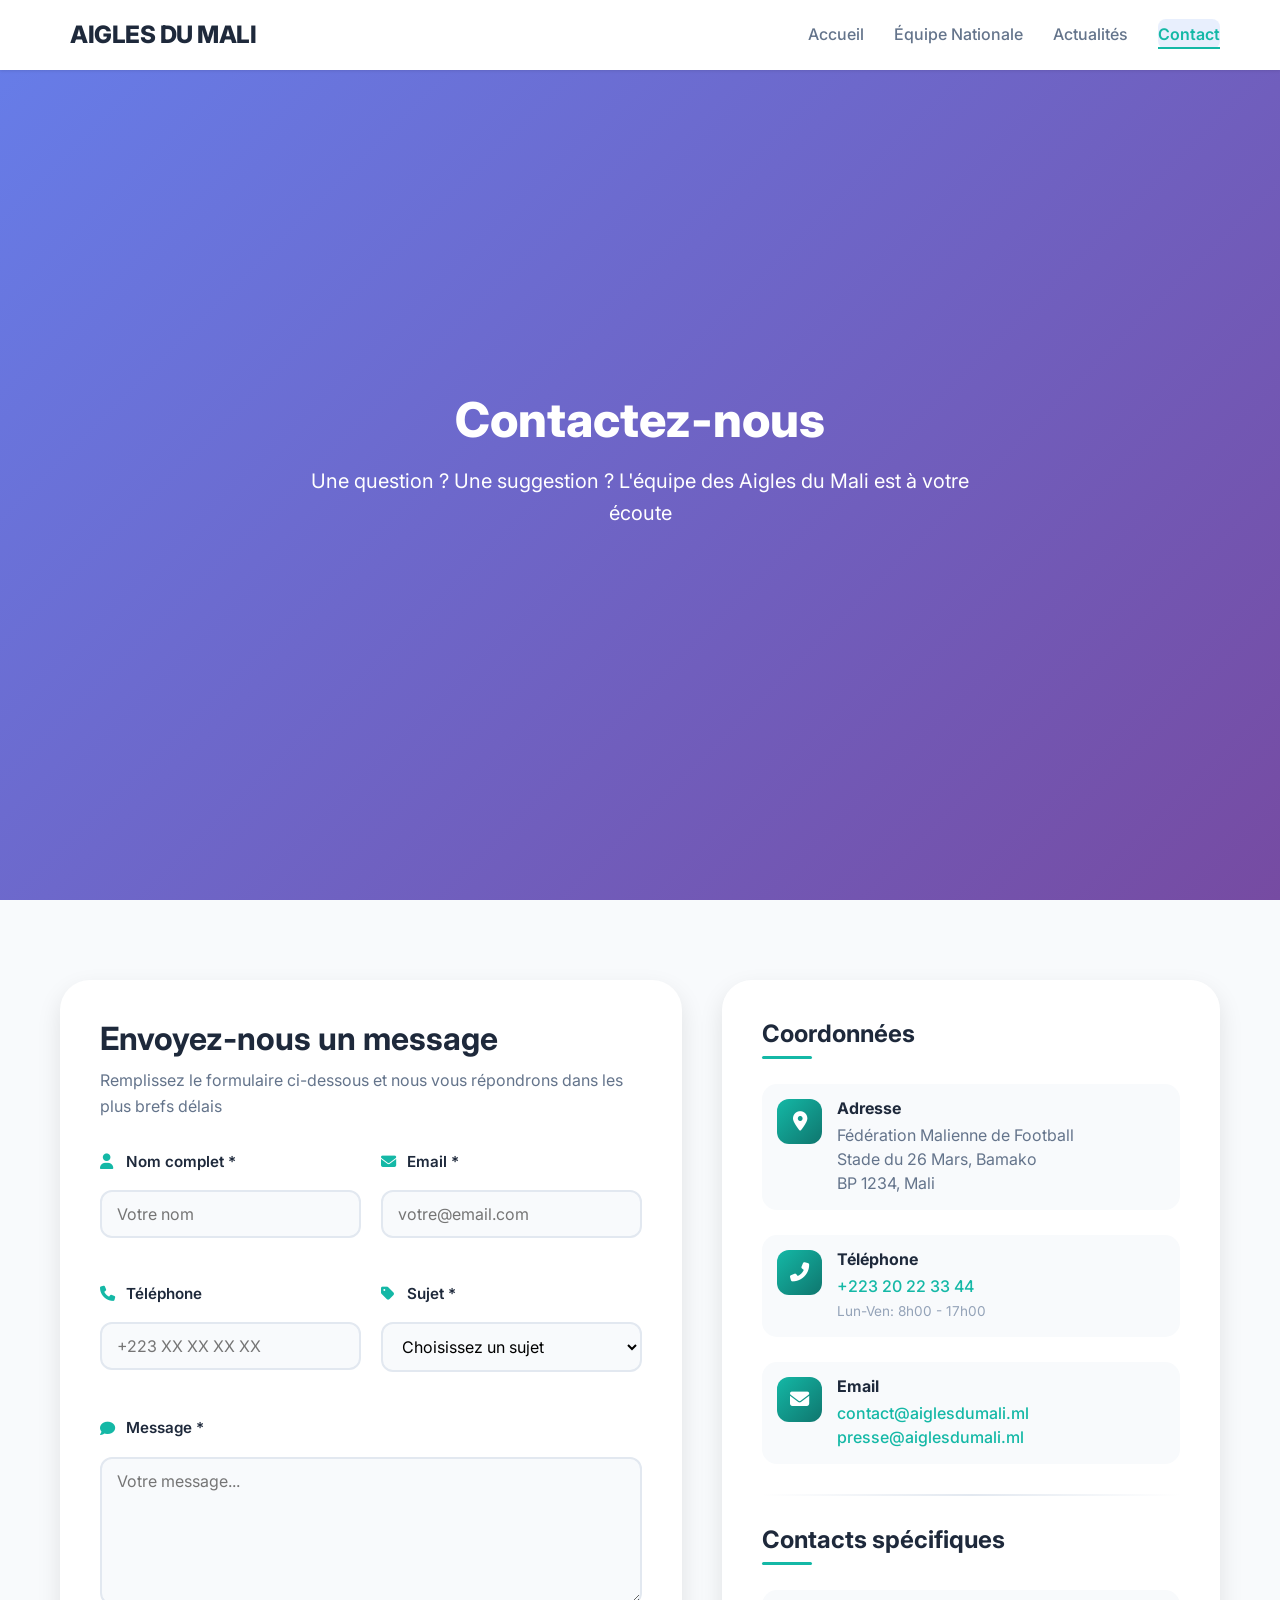
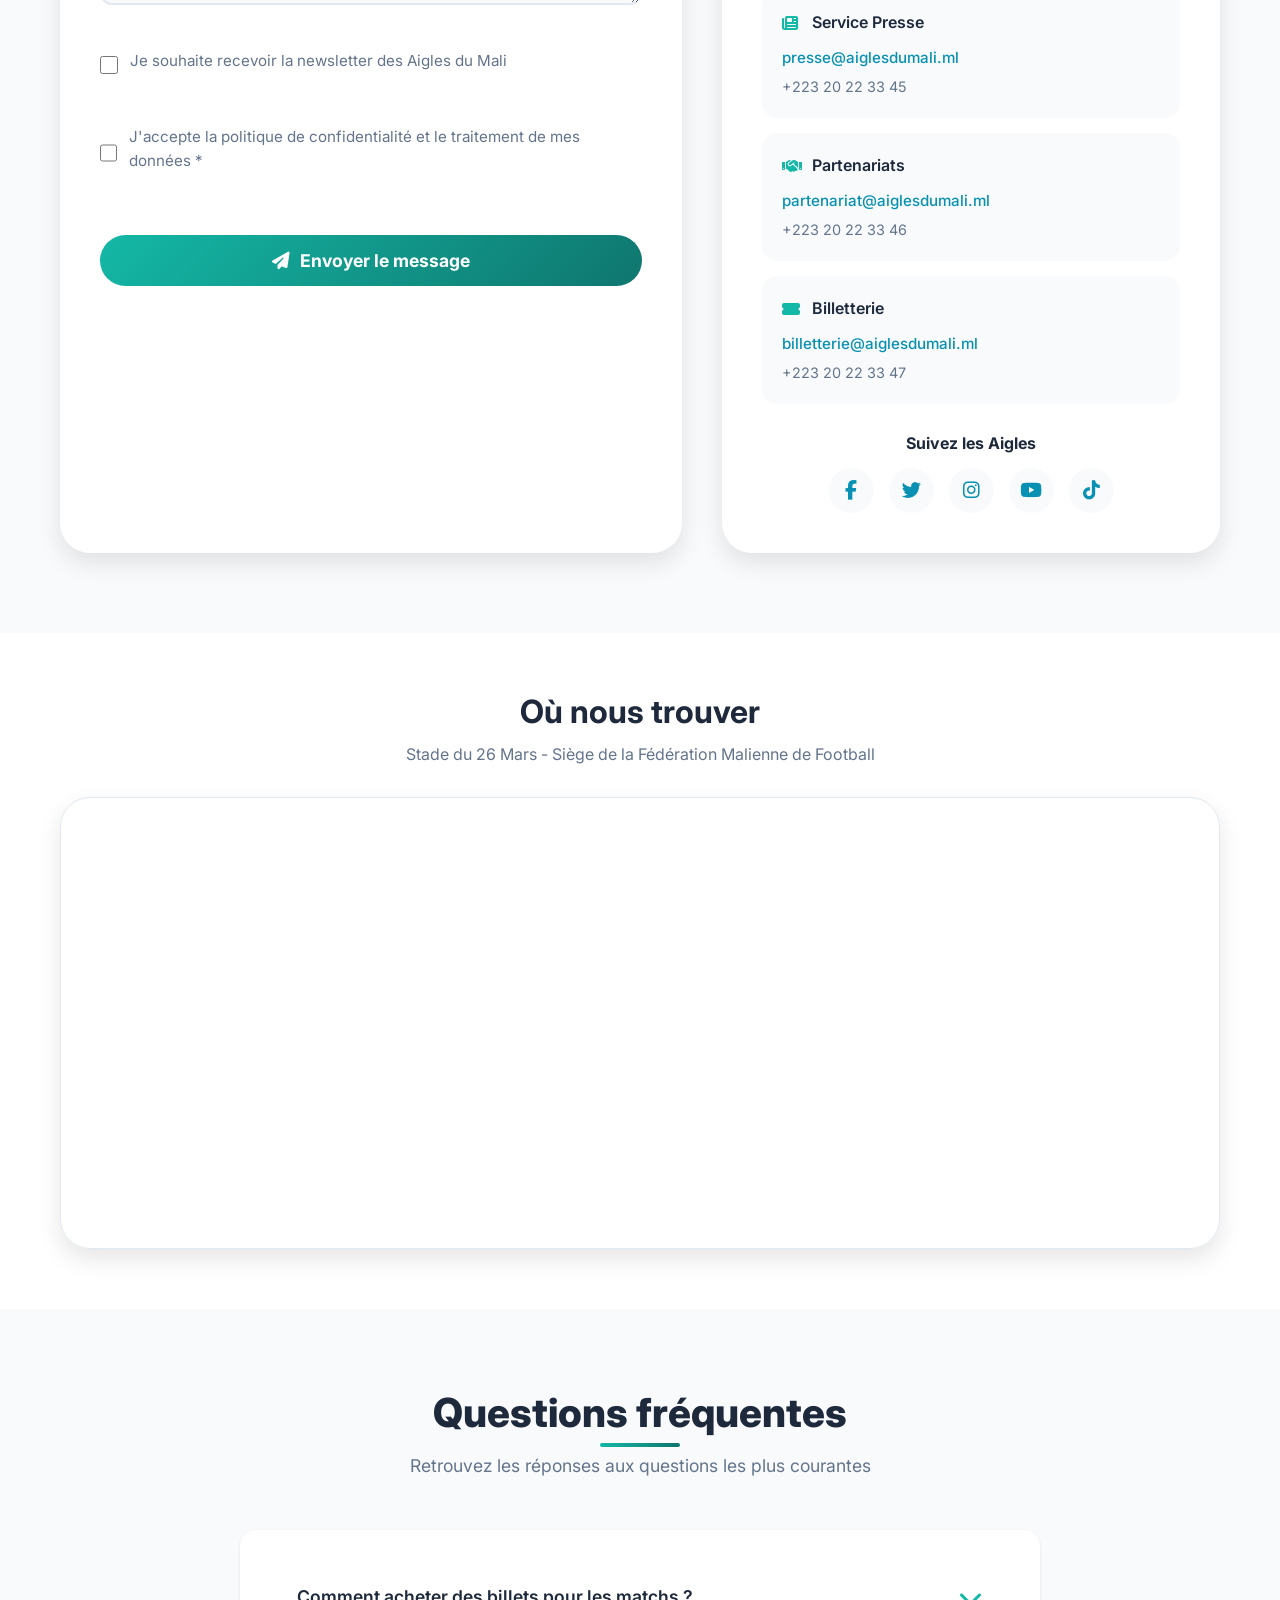
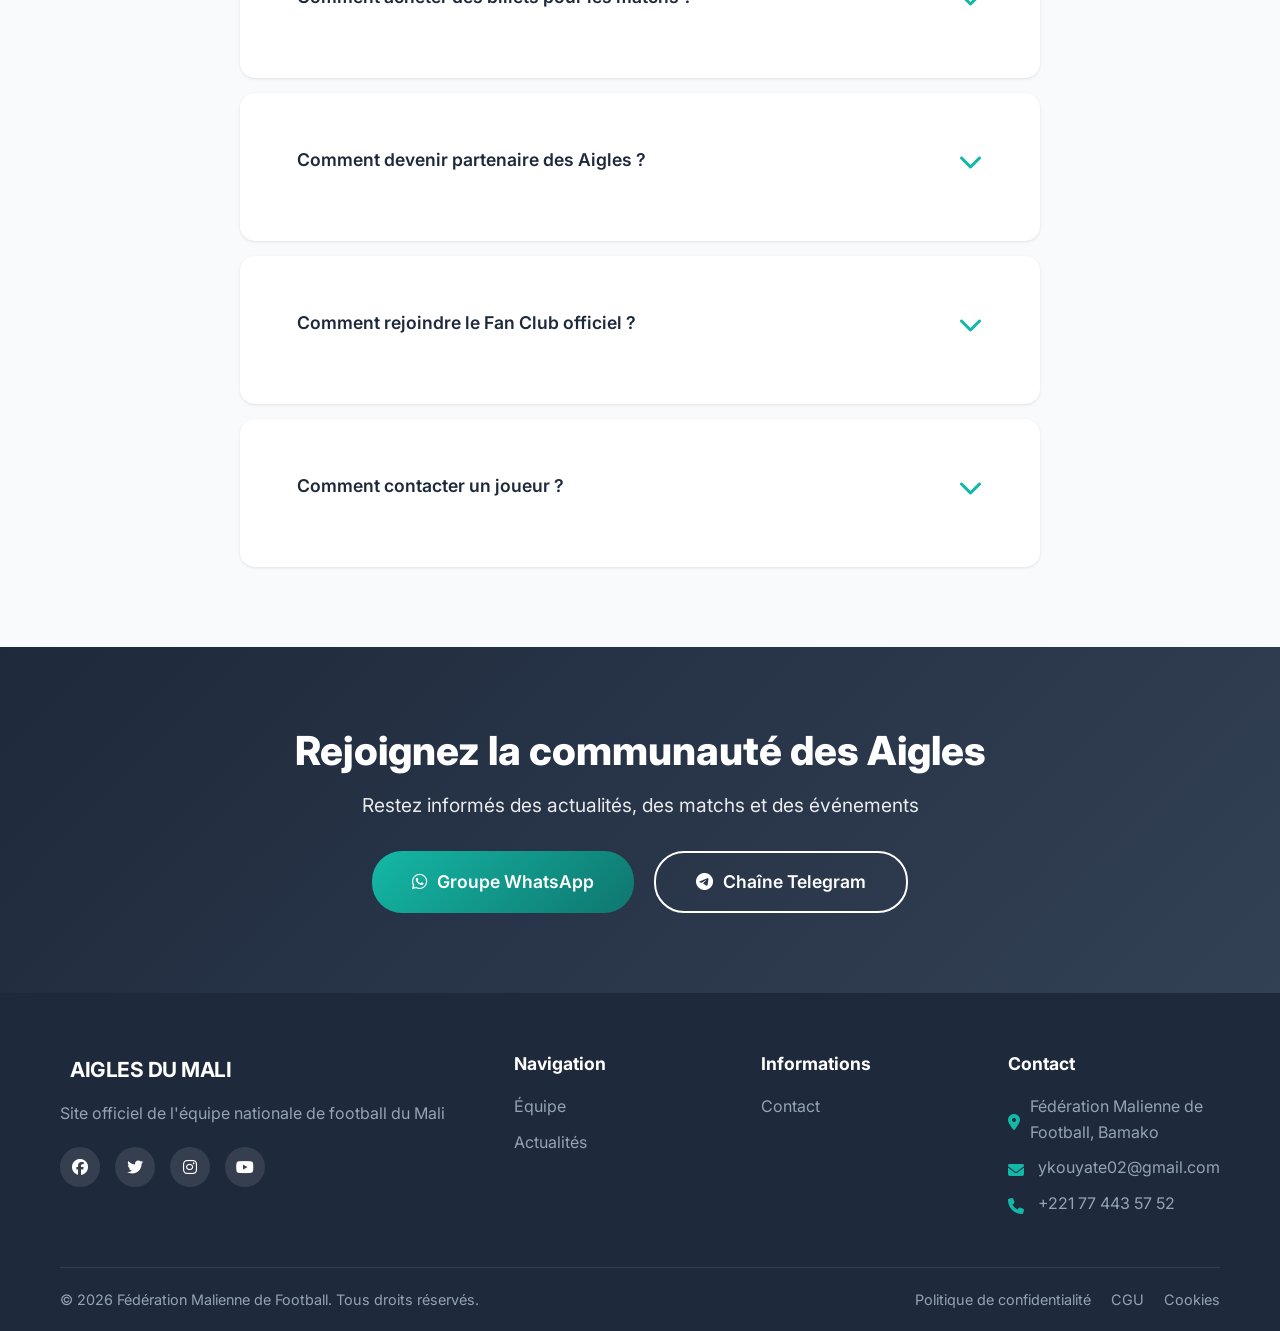
<file: pages/contact.html>
<!DOCTYPE html>
<html lang="fr">
<head>
    <meta charset="UTF-8">
    <meta name="viewport" content="width=device-width, initial-scale=1.0">
    <meta name="description" content="Contactez la Fédération Malienne de Football - Supporters, médias, partenariats">
    <meta name="keywords" content="contact Aigles du Mali, Fédération Malienne de Football, supporters Mali">
    <meta name="author" content="Fédération Malienne de Football">
    <title>Contact - Aigles du Mali</title>
    <link rel="icon" type="image/x-icon" href="../Site web/assets/favicon.ico">
    <link rel="stylesheet" href="../doc_css/index.css">
        <link rel="stylesheet" href="../doc_css/contact.css">
          <link href="https://fonts.googleapis.com/css2?family=Inter:wght@300;400;500;600;700;800&display=swap" rel="stylesheet">
    <link rel="stylesheet" href="https://cdnjs.cloudflare.com/ajax/libs/font-awesome/6.4.0/css/all.min.css">
</head>
<body>
    <nav class="navbar" id="navbar">
        <div class="container">
            <div class="nav-wrapper">
                <a href="../index.html" class="logo">
                    <span class="logo-icon">
                        <i class="fas fa-eagle" style="color: #14b8a6; font-size: 1.8rem;"></i>
                    </span>
                    <span class="logo-text">AIGLES DU MALI</span>
                </a>
                
                <ul class="nav-menu" id="navMenu">
                    <li><a href="../index.html" class="nav-link">Accueil</a></li>
                    <li><a href="../pages/nos_equipe.html" class="nav-link">Équipe Nationale</a></li>
                    <li><a href="../pages/activites.html" class="nav-link">Actualités</a></li>
                    <li><a href="contact.html" class="nav-link active">Contact</a></li>
                </ul>
            </div>
        </div>
    </nav>
    <section class="page-header">
        <div class="container">
            <h1 class="page-title">Contactez-nous</h1>
            <p class="page-subtitle">Une question ? Une suggestion ? L'équipe des Aigles du Mali est à votre écoute</p>
        </div>
    </section>
    <section class="contact-section section-padding">
        <div class="container">
            <div class="contact-grid">
                <div class="contact-form-wrapper">
                    <div class="form-header">
                        <h2>Envoyez-nous un message</h2>
                        <p>Remplissez le formulaire ci-dessous et nous vous répondrons dans les plus brefs délais</p>
                    </div>
                    
                    <form id="contactForm" class="contact-form">
                        <div class="form-row">
                            <div class="form-group">
                                <label for="name"><i class="fas fa-user"></i> Nom complet *</label>
                                <input type="text" id="name" name="name" placeholder="Votre nom" required>
                            </div>
                            
                            <div class="form-group">
                                <label for="email"><i class="fas fa-envelope"></i> Email *</label>
                                <input type="email" id="email" name="email" placeholder="votre@email.com" required>
                            </div>
                        </div>
                        
                        <div class="form-row">
                            <div class="form-group">
                                <label for="phone"><i class="fas fa-phone"></i> Téléphone</label>
                                <input type="tel" id="phone" name="phone" placeholder="+223 XX XX XX XX">
                            </div>
                            
                            <div class="form-group">
                                <label for="subject"><i class="fas fa-tag"></i> Sujet *</label>
                                <select id="subject" name="subject" required>
                                    <option value="" disabled selected>Choisissez un sujet</option>
                                    <option value="supporters">Supporters & Fans</option>
                                    <option value="media">Presse & Médias</option>
                                    <option value="partenariat">Partenariat & Sponsoring</option>
                                    <option value="billetterie">Question sur la billetterie</option>
                                    <option value="academie">Académie & Jeunes</option>
                                    <option value="autre">Autre</option>
                                </select>
                            </div>
                        </div>
                        
                        <div class="form-group">
                            <label for="message"><i class="fas fa-comment"></i> Message *</label>
                            <textarea id="message" name="message" rows="6" placeholder="Votre message..." required></textarea>
                        </div>
                        
                        <div class="form-group checkbox-group">
                            <input type="checkbox" id="newsletter" name="newsletter">
                            <label for="newsletter">Je souhaite recevoir la newsletter des Aigles du Mali</label>
                        </div>
                        
                        <div class="form-group checkbox-group">
                            <input type="checkbox" id="rgpd" name="rgpd" required>
                            <label for="rgpd">J'accepte la politique de confidentialité et le traitement de mes données *</label>
                        </div>
                        
                        <button type="submit" class="btn-submit">
                            <i class="fas fa-paper-plane"></i> Envoyer le message
                        </button>
                    </form>
                </div>
                <div class="contact-info-wrapper">
                    <div class="info-card">
                        <h3>Coordonnées</h3>
                        
                        <div class="info-item">
                            <div class="info-icon">
                                <i class="fas fa-map-marker-alt"></i>
                            </div>
                            <div class="info-content">
                                <h4>Adresse</h4>
                                <p>Fédération Malienne de Football<br>
                                Stade du 26 Mars, Bamako<br>
                                BP 1234, Mali</p>
                            </div>
                        </div>
                        
                        <div class="info-item">
                            <div class="info-icon">
                                <i class="fas fa-phone-alt"></i>
                            </div>
                            <div class="info-content">
                                <h4>Téléphone</h4>
                                <p><a href="tel:+22320223344">+223 20 22 33 44</a><br>
                                <span class="info-note">Lun-Ven: 8h00 - 17h00</span></p>
                            </div>
                        </div>
                        
                        <div class="info-item">
                            <div class="info-icon">
                                <i class="fas fa-envelope"></i>
                            </div>
                            <div class="info-content">
                                <h4>Email</h4>
                                <p><a href="mailto:contact@aiglesdumali.ml">contact@aiglesdumali.ml</a><br>
                                <a href="mailto:presse@aiglesdumali.ml">presse@aiglesdumali.ml</a></p>
                            </div>
                        </div>
                        
                        <div class="info-divider"></div>
                        
                        <h3>Contacts spécifiques</h3>
                        
                        <div class="contact-person">
                            <div class="person-role">
                                <i class="fas fa-newspaper"></i>
                                <span>Service Presse</span>
                            </div>
                            <a href="mailto:presse@aiglesdumali.ml" class="person-email">presse@aiglesdumali.ml</a>
                            <p class="person-phone">+223 20 22 33 45</p>
                        </div>
                        
                        <div class="contact-person">
                            <div class="person-role">
                                <i class="fas fa-handshake"></i>
                                <span>Partenariats</span>
                            </div>
                            <a href="mailto:partenariat@aiglesdumali.ml" class="person-email">partenariat@aiglesdumali.ml</a>
                            <p class="person-phone">+223 20 22 33 46</p>
                        </div>
                        
                        <div class="contact-person">
                            <div class="person-role">
                                <i class="fas fa-ticket-alt"></i>
                                <span>Billetterie</span>
                            </div>
                            <a href="mailto:billetterie@aiglesdumali.ml" class="person-email">billetterie@aiglesdumali.ml</a>
                            <p class="person-phone">+223 20 22 33 47</p>
                        </div>
                        
                        <div class="social-links-contact">
                            <h4>Suivez les Aigles</h4>
                            <div class="social-icons">
                                <a href="#" class="social-icon"><i class="fab fa-facebook-f"></i></a>
                                <a href="#" class="social-icon"><i class="fab fa-twitter"></i></a>
                                <a href="#" class="social-icon"><i class="fab fa-instagram"></i></a>
                                <a href="#" class="social-icon"><i class="fab fa-youtube"></i></a>
                                <a href="#" class="social-icon"><i class="fab fa-tiktok"></i></a>
                            </div>
                        </div>
                    </div>
                </div>
            </div>
        </div>
    </section>
    <section class="map-section">
        <div class="container">
            <div class="map-header">
                <h2>Où nous trouver</h2>
                <p>Stade du 26 Mars - Siège de la Fédération Malienne de Football</p>
            </div>
            <div class="map-container">
                <iframe 
                    src="https://www.google.com/maps/embed?pb=!1m18!1m12!1m3!1d3878.943209878634!2d-8.0023!3d12.6392!2m3!1f0!2f0!3f0!3m2!1i1024!2i768!4f13.1!3m3!1m2!1s0x0%3A0x0!2zMTLCsDM4JzIxLjEiTiA4McKwMDAnMDguMyJX!5e0!3m2!1sfr!2sml!4v1234567890" 
                    width="100%" 
                    height="450" 
                    style="border:0;" 
                    allowfullscreen="" 
                    loading="lazy">
                </iframe>
            </div>
        </div>
    </section>
    <section class="faq-section section-padding">
        <div class="container">
            <div class="section-header">
                <h2 class="section-title">Questions fréquentes</h2>
                <p class="section-subtitle">Retrouvez les réponses aux questions les plus courantes</p>
            </div>
            
            <div class="faq-grid">
                <div class="faq-item">
                    <div class="faq-question">
                        <h3>Comment acheter des billets pour les matchs ?</h3>
                        <i class="fas fa-chevron-down"></i>
                    </div>
                    <div class="faq-answer">
                        <p>Les billets sont disponibles en ligne sur notre billetterie officielle et aux guichets du stade 48h avant chaque match. Les supporters membres du Fan Club bénéficient d'un tarif préférentiel.</p>
                    </div>
                </div>
                
                <div class="faq-item">
                    <div class="faq-question">
                        <h3>Comment devenir partenaire des Aigles ?</h3>
                        <i class="fas fa-chevron-down"></i>
                    </div>
                    <div class="faq-answer">
                        <p>Contactez notre service partenariat à l'adresse partenariat@aiglesdumali.ml pour recevoir notre dossier de sponsoring et discuter des opportunités de collaboration.</p>
                    </div>
                </div>
                
                <div class="faq-item">
                    <div class="faq-question">
                        <h3>Comment rejoindre le Fan Club officiel ?</h3>
                        <i class="fas fa-chevron-down"></i>
                    </div>
                    <div class="faq-answer">
                        <p>L'inscription au Fan Club se fait en ligne sur notre site. Les membres bénéficient d'avantages exclusifs : réductions sur les billets, rencontres avec les joueurs, et goodies officiels.</p>
                    </div>
                </div>
                
                <div class="faq-item">
                    <div class="faq-question">
                        <h3>Comment contacter un joueur ?</h3>
                        <i class="fas fa-chevron-down"></i>
                    </div>
                    <div class="faq-answer">
                        <p>Pour des raisons de confidentialité, nous ne transmettons pas les demandes individuelles aux joueurs. Vous pouvez leur envoyer un message via nos réseaux sociaux ou lors des séances de dédicaces organisées après certains matchs.</p>
                    </div>
                </div>
            </div>
        </div>
    </section>
    <section class="cta-section">
        <div class="container">
            <div class="cta-content">
                <h2>Rejoignez la communauté des Aigles</h2>
                <p>Restez informés des actualités, des matchs et des événements</p>
                <div class="cta-buttons">
                    <a href="#" class="btn btn-primary btn-lg">
                        <i class="fab fa-whatsapp"></i> Groupe WhatsApp
                    </a>
                    <a href="#" class="btn btn-outline-light btn-lg">
                        <i class="fab fa-telegram"></i> Chaîne Telegram
                    </a>
                </div>
            </div>
        </div>
    </section>
        <footer class="footer">
        <div class="container">
            <div class="footer-content">
                <div class="footer-column">
                    <div class="footer-logo">
                        <span class="logo-icon"><i class="fas fa-eagle"></i></span>
                        <span class="logo-text">AIGLES DU MALI</span>
                    </div>
                    <p>Site officiel de l'équipe nationale de football du Mali</p>
                    <div class="social-links">
                        <a href="#" aria-label="Facebook"><i class="fab fa-facebook"></i></a>
                        <a href="#" aria-label="Twitter"><i class="fab fa-twitter"></i></a>
                        <a href="#" aria-label="Instagram"><i class="fab fa-instagram"></i></a>
                        <a href="#" aria-label="YouTube"><i class="fab fa-youtube"></i></a>
                    </div>
                </div>
                
                <div class="footer-column">
                    <h4>Navigation</h4>
                    <ul>
                        <li><a href="../pages/nos_equipe.html">Équipe</a></li>
               
                        <li><a href="../pages/actualites.html">Actualités</a></li>
                     
                    </ul>
                </div>
                
                <div class="footer-column">
                    <h4>Informations</h4>
                    <ul>
               
                        <li><a href="../pages/contact.html">Contact</a></li>
                
                    </ul>
                </div>
                
                <div class="footer-column">
                    <h4>Contact</h4>
                    <ul class="contact-info">
                        <li>
                            <i class="fas fa-map-marker-alt"></i>
                            <span>Fédération Malienne de Football, Bamako</span>
                        </li>
                        <li>
                            <i class="fas fa-envelope"></i>
                            <span>ykouyate02@gmail.com</span>
                        </li>
                        <li>
                            <i class="fas fa-phone"></i>
                            <span>+221 77 443 57 52</span>
                        </li>
                    </ul>
                </div>
            </div>
            
            <div class="footer-bottom">
                <p>&copy; 2026 Fédération Malienne de Football. Tous droits réservés.</p>
                <div class="footer-links">
                    <a href="#">Politique de confidentialité</a>
                    <a href="#">CGU</a>
                    <a href="#">Cookies</a>
                </div>
            </div>
        </div>
    </footer>
    <button class="back-to-top" id="backToTop">
        <i class="fas fa-arrow-up"></i>
    </button>
</body>
</html>
</file>
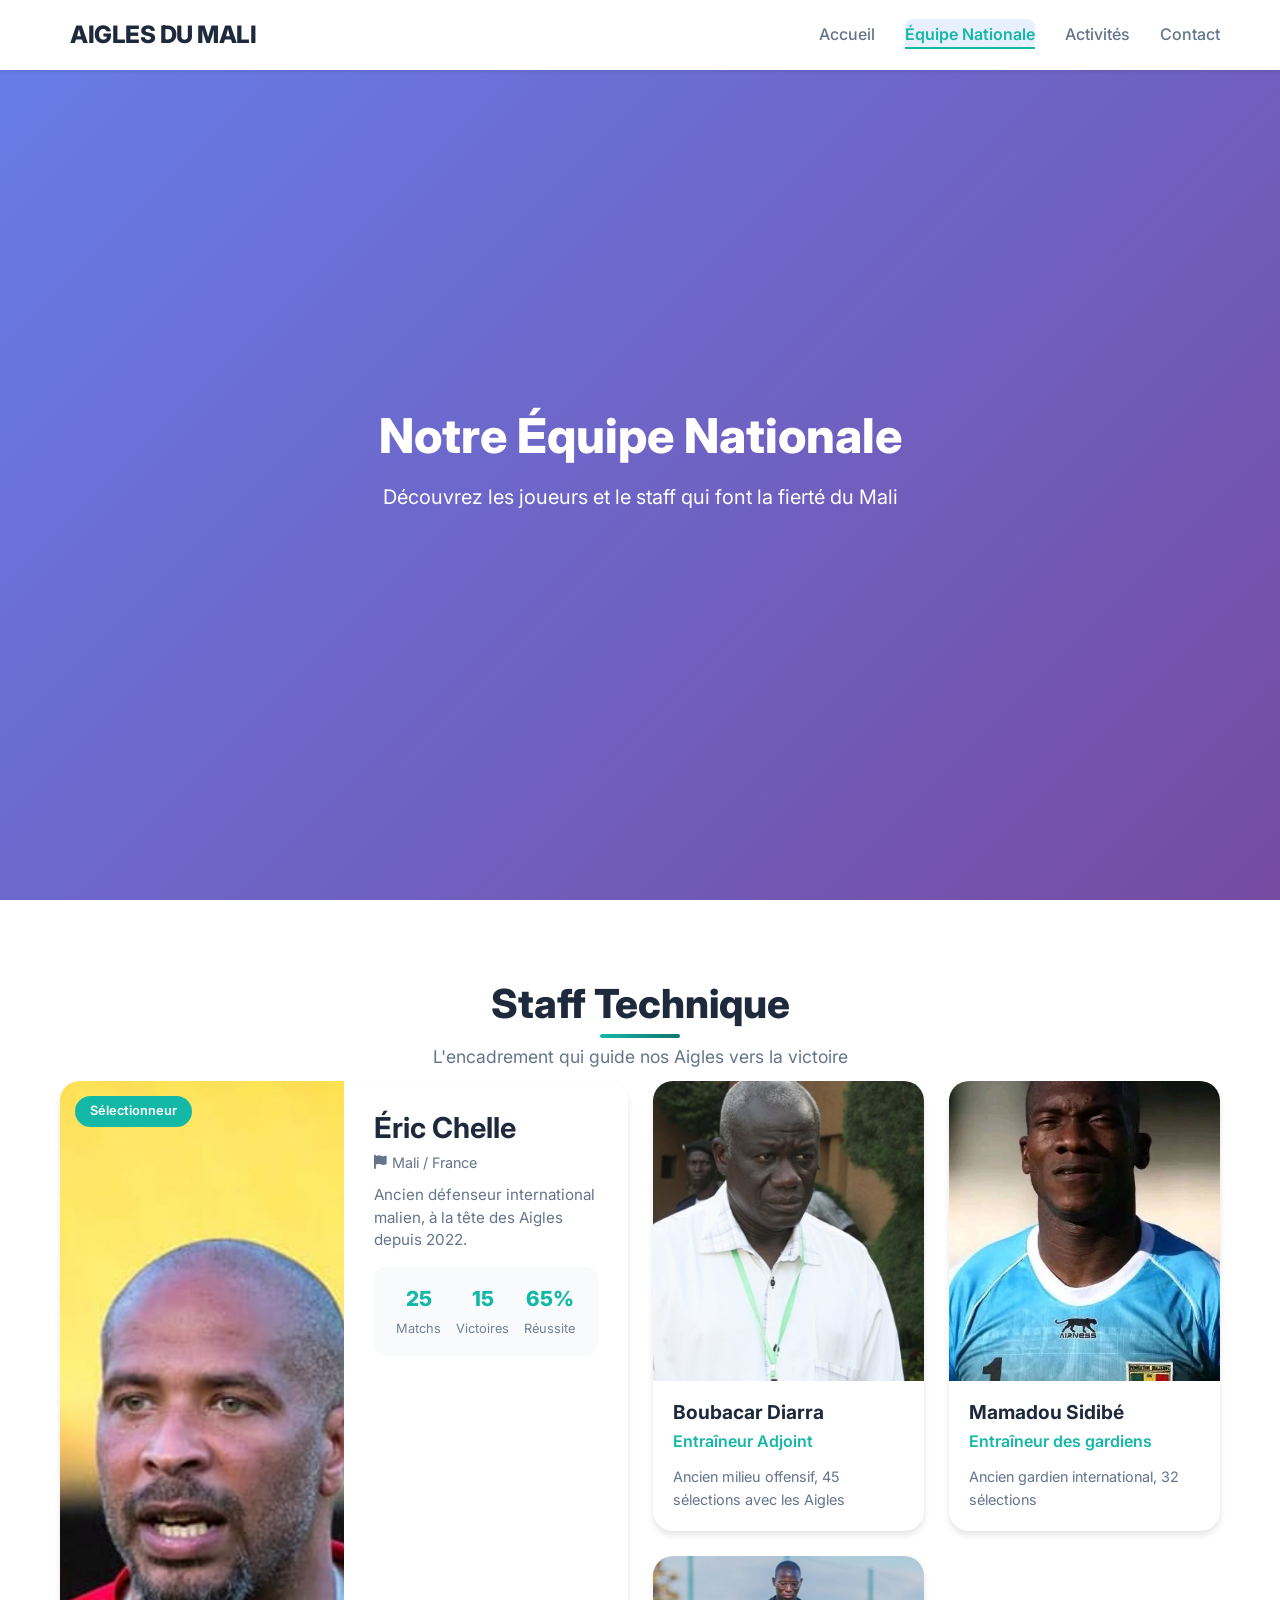
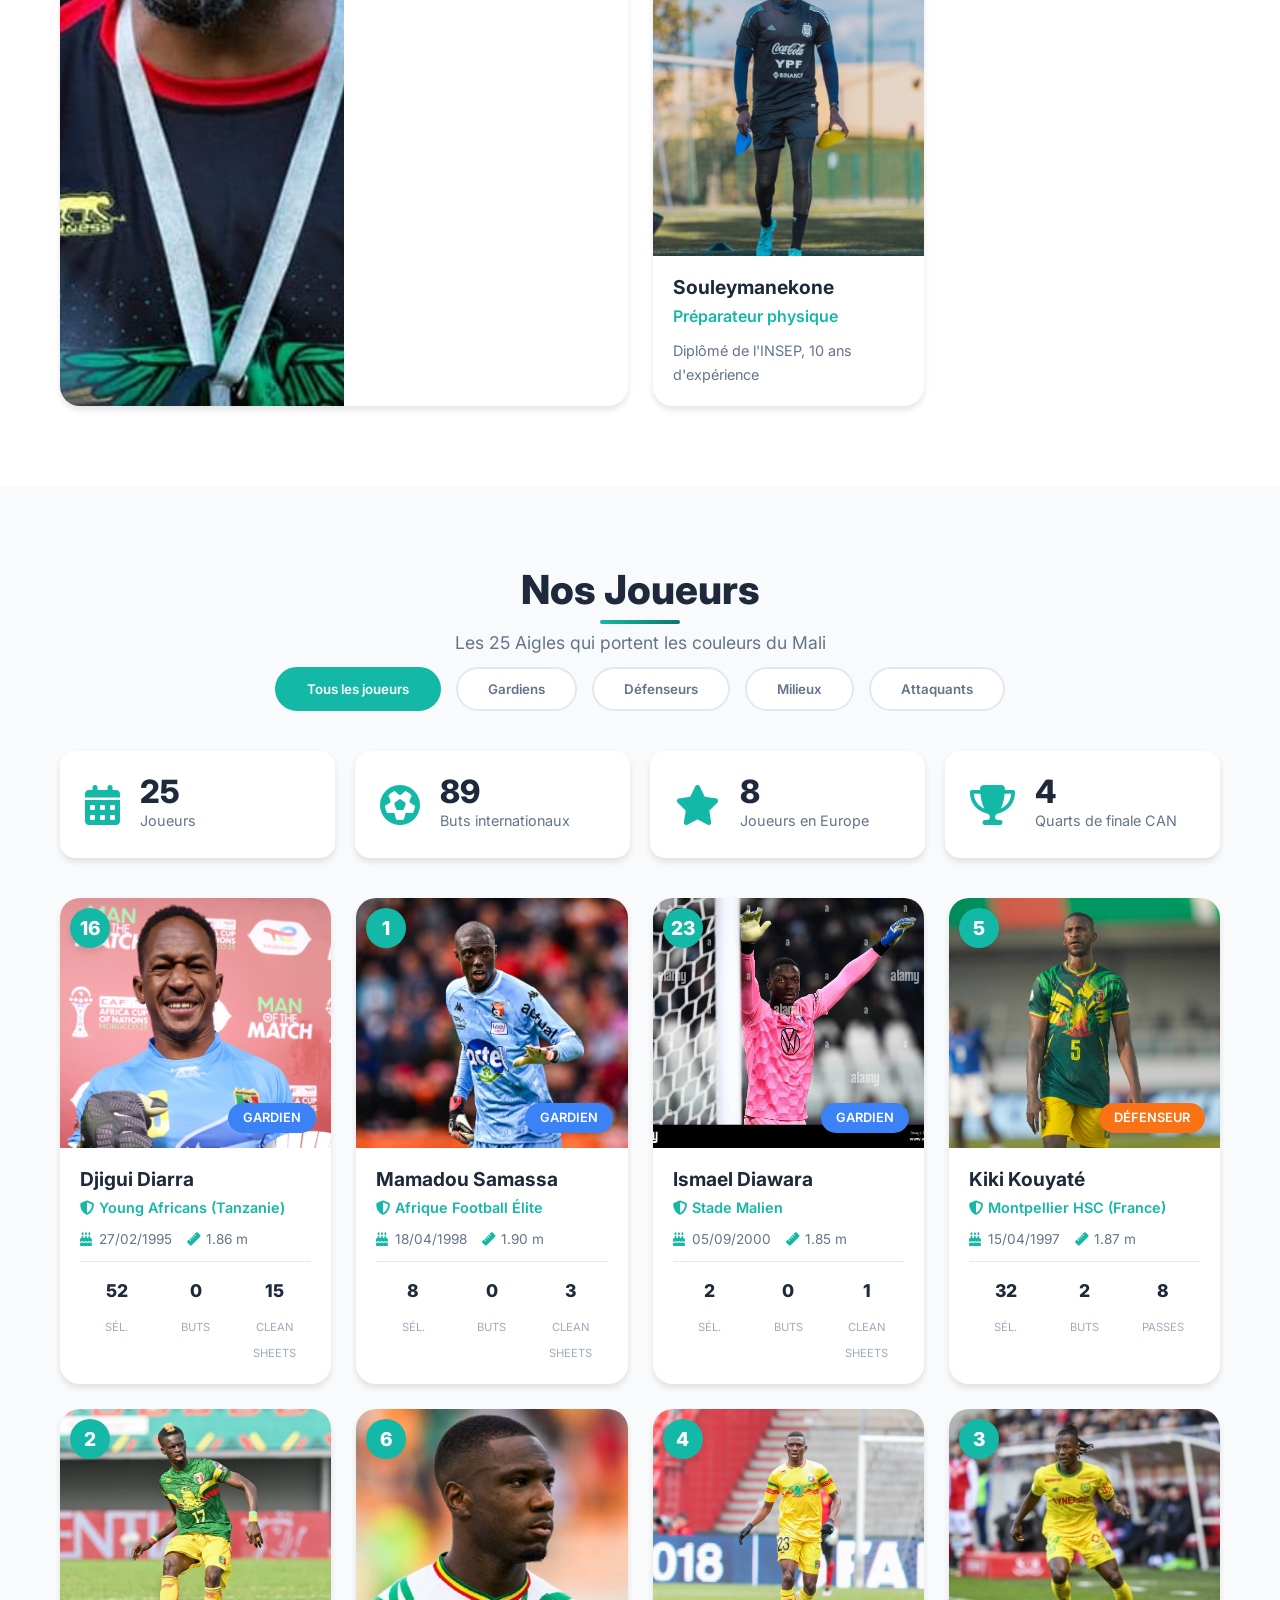
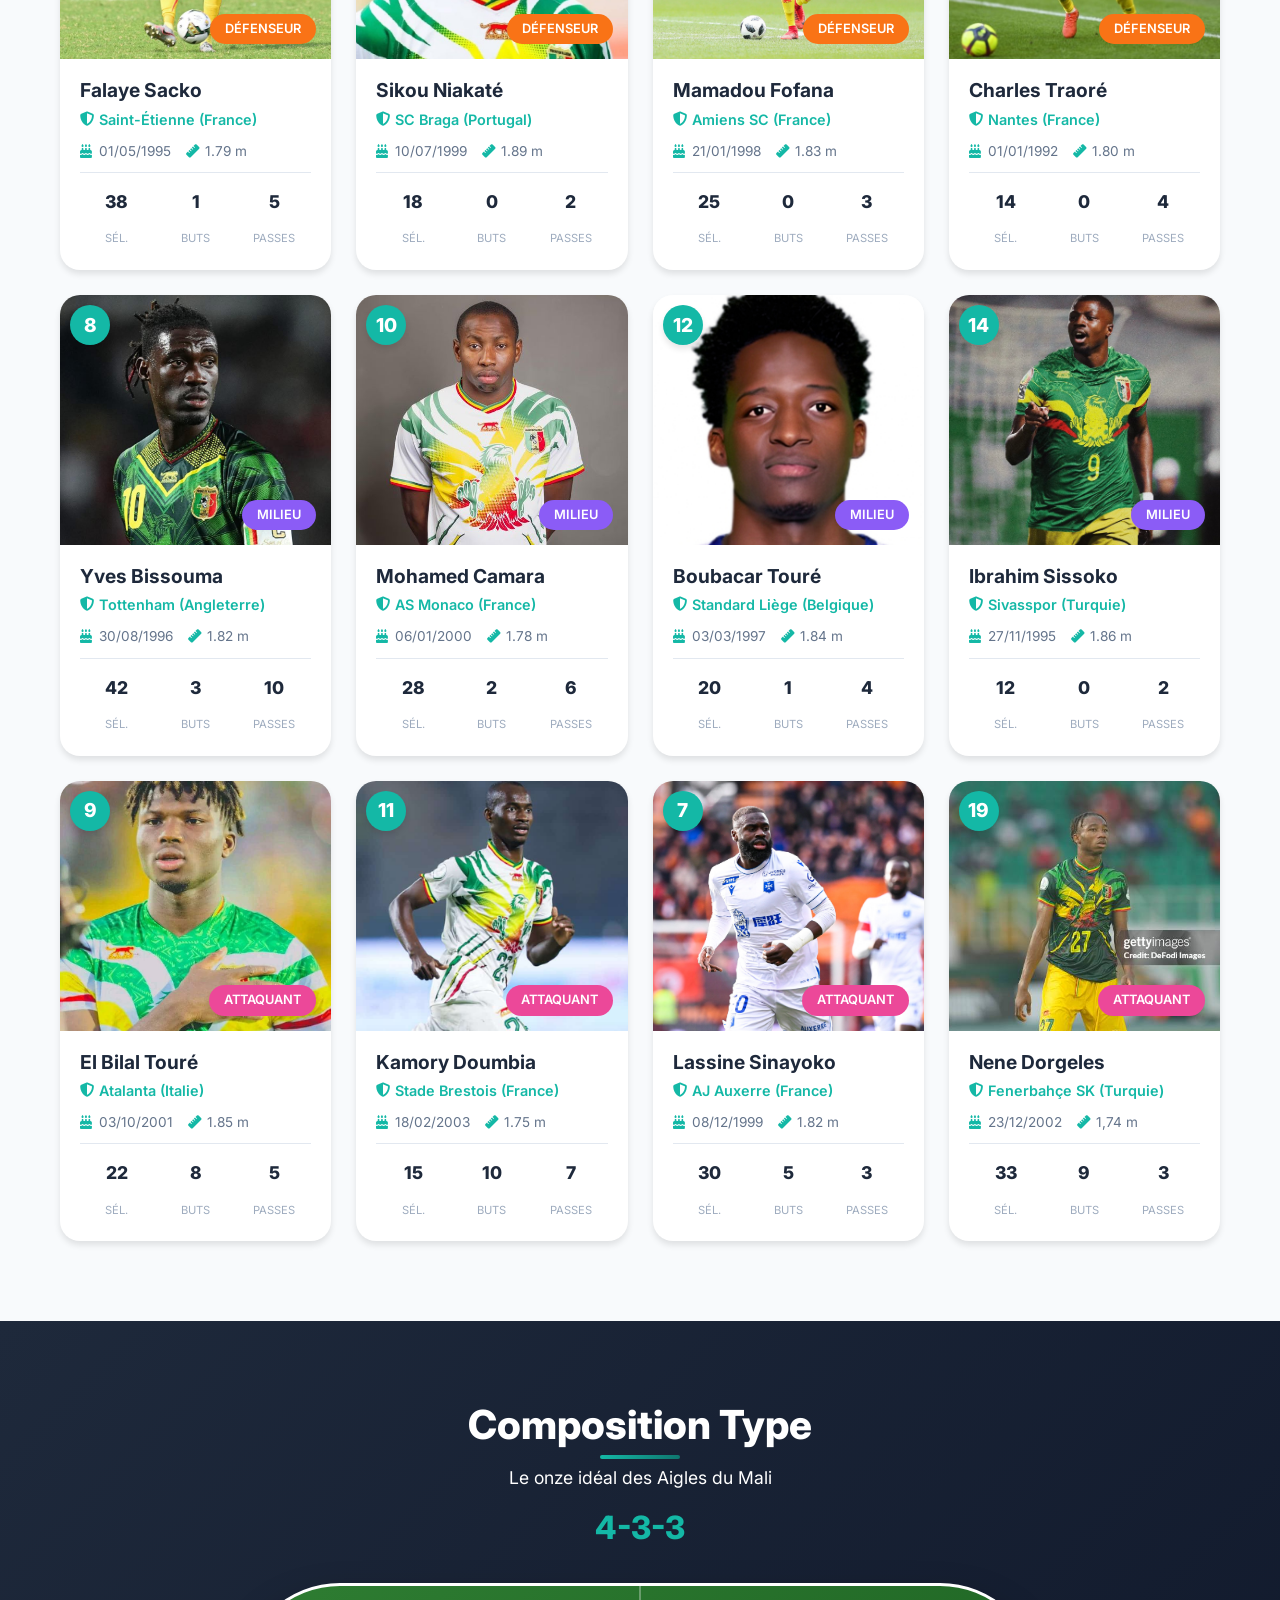
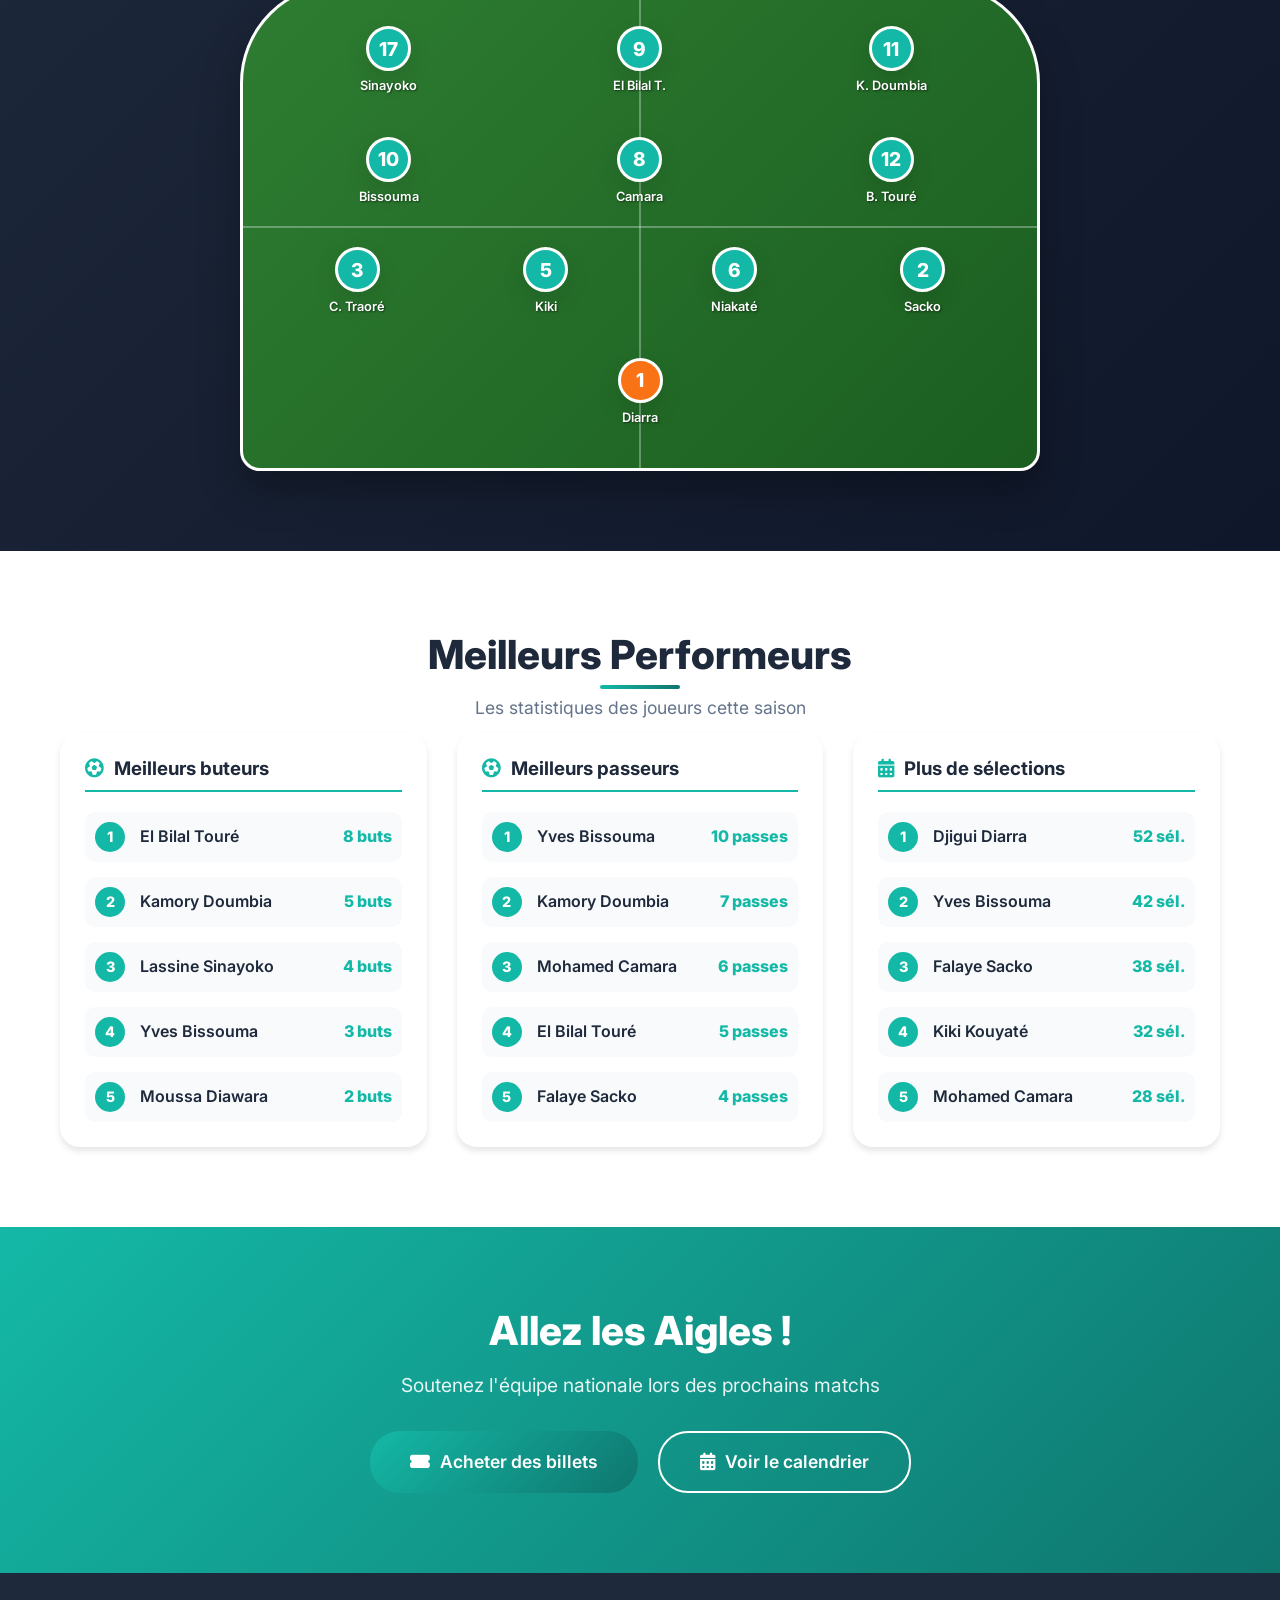
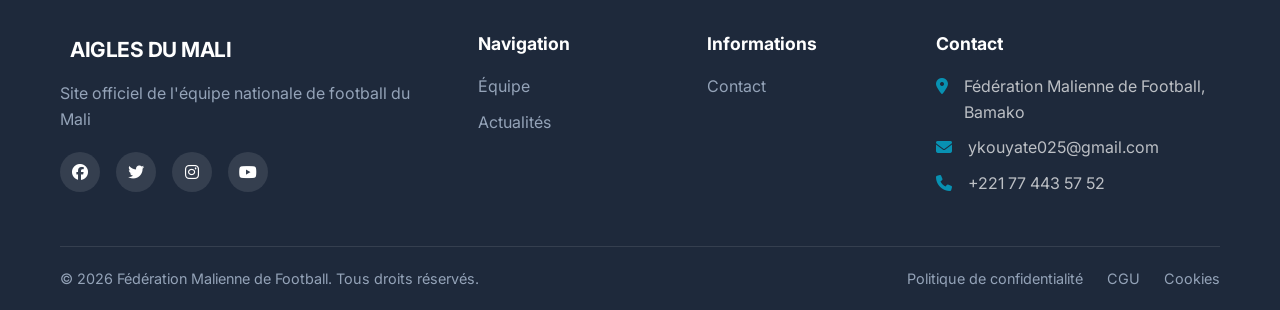
<file: pages/nos_equipe.html>
<!doctype html>
<html lang="fr">
  <head>
    <meta charset="UTF-8" />
    <meta name="viewport" content="width=device-width, initial-scale=1.0" />
    <meta
      name="description"
      content="Équipe nationale du Mali - Tous les joueurs, le staff et les informations sur les Aigles"
    />
    <meta
      name="keywords"
      content="Aigles du Mali, équipe nationale Mali, joueurs Mali, staff technique, sélectionneur"
    />
    <meta name="author" content="Fédération Malienne de Football" />
    <title>Équipe Nationale - Aigles du Mali</title>
    <link rel="icon" type="image/x-icon" href="assets/favicon.ico" />
    <link rel="stylesheet" href="../doc_css/index.css" />
    <link rel="stylesheet" href="../doc_css/nos_equipe.css" />
    <link
      href="https://fonts.googleapis.com/css2?family=Inter:wght@300;400;500;600;700;800&display=swap"
      rel="stylesheet"
    />
    <link
      rel="stylesheet"
      href="https://cdnjs.cloudflare.com/ajax/libs/font-awesome/6.4.0/css/all.min.css"
    />
  </head>
  <body>
    <nav class="navbar" id="navbar">
      <div class="container">
        <div class="nav-wrapper">
          <a href="../index.html" class="logo">
            <span class="logo-icon"> </span>
            <span class="logo-text">AIGLES DU MALI</span>
          </a>

          <ul class="nav-menu" id="navMenu">
            <li><a href="../index.html" class="nav-link">Accueil</a></li>
            <li>
              <a href="../pages/nos_equipe.html" class="nav-link active"
                >Équipe Nationale</a>
            </li>
            <li>
              <a href="../pages/activites.html" class="nav-link">Activités</a>
            </li>
            <li>
              <a href="../pages/contact.html" class="nav-link">Contact</a>
            </li>
          </ul>
        </div>
      </div>
    </nav>
    <section class="page-header">
      <div class="container">
        <h1 class="page-title">Notre Équipe Nationale</h1>
        <p class="page-subtitle">
          Découvrez les joueurs et le staff qui font la fierté du Mali
        </p>
      </div>
    </section>
    <section class="staff-section section-padding">
      <div class="container">
        <div class="section-header">
          <h2 class="section-title">Staff Technique</h2>
          <p class="section-subtitle">
            L'encadrement qui guide nos Aigles vers la victoire
          </p>
        </div>

        <div class="staff-grid">
          <div class="staff-card head-coach">
            <div class="staff-badge">Sélectionneur</div>
            <div class="staff-image">
              <img src="../image/Eric-Sekou-Chelle.jpg"  alt="Sélectionneur"  />
            </div>
            <div class="staff-info">
              <h3 class="staff-name">Éric Chelle</h3>
              <p class="staff-nationality">
                <i class="fas fa-flag"></i> Mali / France
              </p>
              <p class="staff-bio">
                Ancien défenseur international malien, à la tête des Aigles
                depuis 2022.
              </p>
              <div class="staff-stats">
                <div class="staff-stat">
                  <span class="stat-value">25</span>
                  <span class="stat-label">Matchs</span>
                </div>
                <div class="staff-stat">
                  <span class="stat-value">15</span>
                  <span class="stat-label">Victoires</span>
                </div>
                <div class="staff-stat">
                  <span class="stat-value">65%</span>
                  <span class="stat-label">Réussite</span>
                </div>
              </div>
            </div>
          </div>
          <div class="staff-card">
            <div class="staff-image">
              <img src="../image/Boubacar Diarra.jpg" alt="Adjoint" />
            </div>
            <div class="staff-info">
              <h3 class="staff-name">Boubacar Diarra</h3>
              <p class="staff-role">Entraîneur Adjoint</p>
              <p class="staff-desc">
                Ancien milieu offensif, 45 sélections avec les Aigles
              </p>
            </div>
          </div>

          <div class="staff-card">
            <div class="staff-image">
              <img src="../image/Mamadou Sidibé.jpg" alt="Entraîneur gardiens" />
            </div>
            <div class="staff-info">
              <h3 class="staff-name">Mamadou Sidibé</h3>
              <p class="staff-role">Entraîneur des gardiens</p>
              <p class="staff-desc">
                Ancien gardien international, 32 sélections
              </p>
            </div>
          </div>

          <div class="staff-card">
            <div class="staff-image">
              <img src="../image/souleymane-kone.jpg" alt="Préparateur physique" />
            </div>
            <div class="staff-info">
              <h3 class="staff-name">Souleymanekone</h3>
              <p class="staff-role">Préparateur physique</p>
              <p class="staff-desc">Diplômé de l'INSEP, 10 ans d'expérience</p>
            </div>
          </div>
        </div>
      </div>
    </section>
    <section class="joueurs-section section-padding">
      <div class="container">
        <div class="section-header">
          <h2 class="section-title">Nos Joueurs</h2>
          <p class="section-subtitle">
            Les 25 Aigles qui portent les couleurs du Mali
          </p>
        </div>
        <div class="poste-filters">
          <button class="poste-filter active" data-poste="all">
            Tous les joueurs
          </button>
          <button class="poste-filter" data-poste="gardien">Gardiens</button>
          <button class="poste-filter" data-poste="defenseur">
            Défenseurs
          </button>
          <button class="poste-filter" data-poste="milieu">Milieux</button>
          <button class="poste-filter" data-poste="attaquant">
            Attaquants
          </button>
        </div>
        <div class="team-stats">
          <div class="team-stat-card">
            <i class="fas fa-calendar-alt"></i>
            <div>
              <span class="team-stat-value">25</span>
              <span class="team-stat-label">Joueurs</span>
            </div>
          </div>
          <div class="team-stat-card">
            <i class="fas fa-futbol"></i>
            <div>
              <span class="team-stat-value">89</span>
              <span class="team-stat-label">Buts internationaux</span>
            </div>
          </div>
          <div class="team-stat-card">
            <i class="fas fa-star"></i>
            <div>
              <span class="team-stat-value">8</span>
              <span class="team-stat-label">Joueurs en Europe</span>
            </div>
          </div>
          <div class="team-stat-card">
            <i class="fas fa-trophy"></i>
            <div>
              <span class="team-stat-value">4</span>
              <span class="team-stat-label">Quarts de finale CAN</span>
            </div>
          </div>
        </div>
        <div class="joueurs-grid">
          <div class="joueur-card" data-poste="gardien">
            <div class="joueur-image">
              <img src="../image/DJIGUI DIARRA.jpg" alt="Djigui Diarra" />
              <div class="joueur-num">16</div>
              <div class="joueur-poste">Gardien</div>
            </div>
            <div class="joueur-info">
              <h3 class="joueur-nom">Djigui Diarra</h3>
              <p class="joueur-club">
                <i class="fas fa-shield-alt"></i> Young Africans (Tanzanie)
              </p>
              <div class="joueur-details">
                <span><i class="fas fa-birthday-cake"></i> 27/02/1995</span>
                <span><i class="fas fa-ruler"></i> 1.86 m</span>
              </div>
              <div class="joueur-stats">
                <div class="joueur-stat">
                  <span class="stat-number">52</span>
                  <span class="stat-label">Sél.</span>
                </div>
                <div class="joueur-stat">
                  <span class="stat-number">0</span>
                  <span class="stat-label">Buts</span>
                </div>
                <div class="joueur-stat">
                  <span class="stat-number">15</span>
                  <span class="stat-label">Clean sheets</span>
                </div>
              </div>
            </div>
          </div>
          <div class="joueur-card" data-poste="gardien">
            <div class="joueur-image">
              <img src="../image/Mamadou Samassa.jpeg" alt="Mamadou Samassa" />
              <div class="joueur-num">1</div>
              <div class="joueur-poste">Gardien</div>
            </div>
            <div class="joueur-info">
              <h3 class="joueur-nom">Mamadou Samassa</h3>
              <p class="joueur-club">
                <i class="fas fa-shield-alt"></i> Afrique Football Élite
              </p>
              <div class="joueur-details">
                <span><i class="fas fa-birthday-cake"></i> 18/04/1998</span>
                <span><i class="fas fa-ruler"></i> 1.90 m</span>
              </div>
              <div class="joueur-stats">
                <div class="joueur-stat">
                  <span class="stat-number">8</span>
                  <span class="stat-label">Sél.</span>
                </div>
                <div class="joueur-stat">
                  <span class="stat-number">0</span>
                  <span class="stat-label">Buts</span>
                </div>
                <div class="joueur-stat">
                  <span class="stat-number">3</span>
                  <span class="stat-label">Clean sheets</span>
                </div>
              </div>
            </div>
          </div>
          <div class="joueur-card" data-poste="gardien">
            <div class="joueur-image">
              <img src="../image/Ismael Diawara.jpg" alt="Ibrahim Coulibaly" />
              <div class="joueur-num">23</div>
              <div class="joueur-poste">Gardien</div>
            </div>
            <div class="joueur-info">
              <h3 class="joueur-nom">Ismael Diawara </h3>
              <p class="joueur-club">
                <i class="fas fa-shield-alt"></i> Stade Malien
              </p>
              <div class="joueur-details">
                <span><i class="fas fa-birthday-cake"></i> 05/09/2000</span>
                <span><i class="fas fa-ruler"></i> 1.85 m</span>
              </div>
              <div class="joueur-stats">
                <div class="joueur-stat">
                  <span class="stat-number">2</span>
                  <span class="stat-label">Sél.</span>
                </div>
                <div class="joueur-stat">
                  <span class="stat-number">0</span>
                  <span class="stat-label">Buts</span>
                </div>
                <div class="joueur-stat">
                  <span class="stat-number">1</span>
                  <span class="stat-label">Clean sheets</span>
                </div>
              </div>
            </div>
          </div>
          <div class="joueur-card" data-poste="defenseur">
            <div class="joueur-image">
              <img src="../image/kiki kouyate.webp" alt="Kiki Kouyaté" />
              <div class="joueur-num">5</div>
              <div class="joueur-poste">Défenseur</div>
            </div>
            <div class="joueur-info">
              <h3 class="joueur-nom">Kiki Kouyaté</h3>
              <p class="joueur-club">
                <i class="fas fa-shield-alt"></i> Montpellier HSC (France)
              </p>
              <div class="joueur-details">
                <span><i class="fas fa-birthday-cake"></i> 15/04/1997</span>
                <span><i class="fas fa-ruler"></i> 1.87 m</span>
              </div>
              <div class="joueur-stats">
                <div class="joueur-stat">
                  <span class="stat-number">32</span>
                  <span class="stat-label">Sél.</span>
                </div>
                <div class="joueur-stat">
                  <span class="stat-number">2</span>
                  <span class="stat-label">Buts</span>
                </div>
                <div class="joueur-stat">
                  <span class="stat-number">8</span>
                  <span class="stat-label">Passes</span>
                </div>
              </div>
            </div>
          </div>
          <div class="joueur-card" data-poste="defenseur">
            <div class="joueur-image">
              <img src="../image/Falaye Sacko.jpg" alt="Falaye Sacko" />
              <div class="joueur-num">2</div>
              <div class="joueur-poste">Défenseur</div>
            </div>
            <div class="joueur-info">
              <h3 class="joueur-nom">Falaye Sacko</h3>
              <p class="joueur-club">
                <i class="fas fa-shield-alt"></i> Saint-Étienne (France)
              </p>
              <div class="joueur-details">
                <span><i class="fas fa-birthday-cake"></i> 01/05/1995</span>
                <span><i class="fas fa-ruler"></i> 1.79 m</span>
              </div>
              <div class="joueur-stats">
                <div class="joueur-stat">
                  <span class="stat-number">38</span>
                  <span class="stat-label">Sél.</span>
                </div>
                <div class="joueur-stat">
                  <span class="stat-number">1</span>
                  <span class="stat-label">Buts</span>
                </div>
                <div class="joueur-stat">
                  <span class="stat-number">5</span>
                  <span class="stat-label">Passes</span>
                </div>
              </div>
            </div>
          </div>
          <div class="joueur-card" data-poste="defenseur">
            <div class="joueur-image">
              <img src="../image/Sikou Niakaté.jpg" alt="Sikou Niakaté" />
              <div class="joueur-num">6</div>
              <div class="joueur-poste">Défenseur</div>
            </div>
            <div class="joueur-info">
              <h3 class="joueur-nom">Sikou Niakaté</h3>
              <p class="joueur-club">
                <i class="fas fa-shield-alt"></i> SC Braga (Portugal)
              </p>
              <div class="joueur-details">
                <span><i class="fas fa-birthday-cake"></i> 10/07/1999</span>
                <span><i class="fas fa-ruler"></i> 1.89 m</span>
              </div>
              <div class="joueur-stats">
                <div class="joueur-stat">
                  <span class="stat-number">18</span>
                  <span class="stat-label">Sél.</span>
                </div>
                <div class="joueur-stat">
                  <span class="stat-number">0</span>
                  <span class="stat-label">Buts</span>
                </div>
                <div class="joueur-stat">
                  <span class="stat-number">2</span>
                  <span class="stat-label">Passes</span>
                </div>
              </div>
            </div>
          </div>
          <div class="joueur-card" data-poste="defenseur">
            <div class="joueur-image">
              <img src="../image/Mamadou Fofana.jpg" alt="Mamadou Fofana" />
              <div class="joueur-num">4</div>
              <div class="joueur-poste">Défenseur</div>
            </div>
            <div class="joueur-info">
              <h3 class="joueur-nom">Mamadou Fofana</h3>
              <p class="joueur-club">
                <i class="fas fa-shield-alt"></i> Amiens SC (France)
              </p>
              <div class="joueur-details">
                <span><i class="fas fa-birthday-cake"></i> 21/01/1998</span>
                <span><i class="fas fa-ruler"></i> 1.83 m</span>
              </div>
              <div class="joueur-stats">
                <div class="joueur-stat">
                  <span class="stat-number">25</span>
                  <span class="stat-label">Sél.</span>
                </div>
                <div class="joueur-stat">
                  <span class="stat-number">0</span>
                  <span class="stat-label">Buts</span>
                </div>
                <div class="joueur-stat">
                  <span class="stat-number">3</span>
                  <span class="stat-label">Passes</span>
                </div>
              </div>
            </div>
          </div>
          <div class="joueur-card" data-poste="defenseur">
            <div class="joueur-image">
              <img src="../image/Charles Traoré.jpg" alt="Charles Traoré" />
              <div class="joueur-num">3</div>
              <div class="joueur-poste">Défenseur</div>
            </div>
            <div class="joueur-info">
              <h3 class="joueur-nom">Charles Traoré</h3>
              <p class="joueur-club">
                <i class="fas fa-shield-alt"></i> Nantes (France)
              </p>
              <div class="joueur-details">
                <span><i class="fas fa-birthday-cake"></i> 01/01/1992</span>
                <span><i class="fas fa-ruler"></i> 1.80 m</span>
              </div>
              <div class="joueur-stats">
                <div class="joueur-stat">
                  <span class="stat-number">14</span>
                  <span class="stat-label">Sél.</span>
                </div>
                <div class="joueur-stat">
                  <span class="stat-number">0</span>
                  <span class="stat-label">Buts</span>
                </div>
                <div class="joueur-stat">
                  <span class="stat-number">4</span>
                  <span class="stat-label">Passes</span>
                </div>
              </div>
            </div>
          </div>
          <div class="joueur-card" data-poste="milieu">
            <div class="joueur-image">
              <img src="../image/yves Byssouma.jpg" alt="Yves Bissouma" />
              <div class="joueur-num">8</div>
              <div class="joueur-poste">Milieu</div>
            </div>
            <div class="joueur-info">
              <h3 class="joueur-nom">Yves Bissouma</h3>
              <p class="joueur-club">
                <i class="fas fa-shield-alt"></i> Tottenham (Angleterre)
              </p>
              <div class="joueur-details">
                <span><i class="fas fa-birthday-cake"></i> 30/08/1996</span>
                <span><i class="fas fa-ruler"></i> 1.82 m</span>
              </div>
              <div class="joueur-stats">
                <div class="joueur-stat">
                  <span class="stat-number">42</span>
                  <span class="stat-label">Sél.</span>
                </div>
                <div class="joueur-stat">
                  <span class="stat-number">3</span>
                  <span class="stat-label">Buts</span>
                </div>
                <div class="joueur-stat">
                  <span class="stat-number">10</span>
                  <span class="stat-label">Passes</span>
                </div>
              </div>
            </div>
          </div>
          <div class="joueur-card" data-poste="milieu">
            <div class="joueur-image">
              <img src="../image/Mohamed Camara.jpg" alt="Mohamed Camara" />
              <div class="joueur-num">10</div>
              <div class="joueur-poste">Milieu</div>
            </div>
            <div class="joueur-info">
              <h3 class="joueur-nom">Mohamed Camara</h3>
              <p class="joueur-club">
                <i class="fas fa-shield-alt"></i> AS Monaco (France)
              </p>
              <div class="joueur-details">
                <span><i class="fas fa-birthday-cake"></i> 06/01/2000</span>
                <span><i class="fas fa-ruler"></i> 1.78 m</span>
              </div>
              <div class="joueur-stats">
                <div class="joueur-stat">
                  <span class="stat-number">28</span>
                  <span class="stat-label">Sél.</span>
                </div>
                <div class="joueur-stat">
                  <span class="stat-number">2</span>
                  <span class="stat-label">Buts</span>
                </div>
                <div class="joueur-stat">
                  <span class="stat-number">6</span>
                  <span class="stat-label">Passes</span>
                </div>
              </div>
            </div>
          </div>
          <div class="joueur-card" data-poste="milieu">
            <div class="joueur-image">
              <img src="../image/Boubacar Touré.jpg" alt="Boubacar Touré" />
              <div class="joueur-num">12</div>
              <div class="joueur-poste">Milieu</div>
            </div>
            <div class="joueur-info">
              <h3 class="joueur-nom">Boubacar Touré</h3>
              <p class="joueur-club">
                <i class="fas fa-shield-alt"></i> Standard Liège (Belgique)
              </p>
              <div class="joueur-details">
                <span><i class="fas fa-birthday-cake"></i> 03/03/1997</span>
                <span><i class="fas fa-ruler"></i> 1.84 m</span>
              </div>
              <div class="joueur-stats">
                <div class="joueur-stat">
                  <span class="stat-number">20</span>
                  <span class="stat-label">Sél.</span>
                </div>
                <div class="joueur-stat">
                  <span class="stat-number">1</span>
                  <span class="stat-label">Buts</span>
                </div>
                <div class="joueur-stat">
                  <span class="stat-number">4</span>
                  <span class="stat-label">Passes</span>
                </div>
              </div>
            </div>
          </div>
          <div class="joueur-card" data-poste="milieu">
            <div class="joueur-image">
              <img src="../image/Ibrahim Sissoko.jpg" alt="Ibrahim Sissoko" />
              <div class="joueur-num">14</div>
              <div class="joueur-poste">Milieu</div>
            </div>
            <div class="joueur-info">
              <h3 class="joueur-nom">Ibrahim Sissoko</h3>
              <p class="joueur-club">
                <i class="fas fa-shield-alt"></i> Sivasspor (Turquie)
              </p>
              <div class="joueur-details">
                <span><i class="fas fa-birthday-cake"></i> 27/11/1995</span>
                <span><i class="fas fa-ruler"></i> 1.86 m</span>
              </div>
              <div class="joueur-stats">
                <div class="joueur-stat">
                  <span class="stat-number">12</span>
                  <span class="stat-label">Sél.</span>
                </div>
                <div class="joueur-stat">
                  <span class="stat-number">0</span>
                  <span class="stat-label">Buts</span>
                </div>
                <div class="joueur-stat">
                  <span class="stat-number">2</span>
                  <span class="stat-label">Passes</span>
                </div>
              </div>
            </div>
          </div>
          <div class="joueur-card" data-poste="attaquant">
            <div class="joueur-image">
              <img src="../image/El Bilal Touré.jpg" alt="El Bilal Touré" />
              <div class="joueur-num">9</div>
              <div class="joueur-poste">Attaquant</div>
            </div>
            <div class="joueur-info">
              <h3 class="joueur-nom">El Bilal Touré</h3>
              <p class="joueur-club">
                <i class="fas fa-shield-alt"></i> Atalanta (Italie)
              </p>
              <div class="joueur-details">
                <span><i class="fas fa-birthday-cake"></i> 03/10/2001</span>
                <span><i class="fas fa-ruler"></i> 1.85 m</span>
              </div>
              <div class="joueur-stats">
                <div class="joueur-stat">
                  <span class="stat-number">22</span>
                  <span class="stat-label">Sél.</span>
                </div>
                <div class="joueur-stat">
                  <span class="stat-number">8</span>
                  <span class="stat-label">Buts</span>
                </div>
                <div class="joueur-stat">
                  <span class="stat-number">5</span>
                  <span class="stat-label">Passes</span>
                </div>
              </div>
            </div>
          </div>
          <div class="joueur-card" data-poste="attaquant">
            <div class="joueur-image">
              <img src="../image/Kamory Doumbia.jpg" alt="Kamory Doumbia" />
              <div class="joueur-num">11</div>
              <div class="joueur-poste">Attaquant</div>
            </div>
            <div class="joueur-info">
              <h3 class="joueur-nom">Kamory Doumbia</h3>
              <p class="joueur-club">
                <i class="fas fa-shield-alt"></i> Stade Brestois (France)
              </p>
              <div class="joueur-details">
                <span><i class="fas fa-birthday-cake"></i> 18/02/2003</span>
                <span><i class="fas fa-ruler"></i> 1.75 m</span>
              </div>
              <div class="joueur-stats">
                <div class="joueur-stat">
                  <span class="stat-number">15</span>
                  <span class="stat-label">Sél.</span>
                </div>
                <div class="joueur-stat">
                  <span class="stat-number">10</span>
                  <span class="stat-label">Buts</span>
                </div>
                <div class="joueur-stat">
                  <span class="stat-number">7</span>
                  <span class="stat-label">Passes</span>
                </div>
              </div>
            </div>
          </div>
          <div class="joueur-card" data-poste="attaquant">
            <div class="joueur-image">
              <img src="../image/Lassine Sinayoko.jpg" alt="Lassine Sinayoko" />
              <div class="joueur-num">7</div>
              <div class="joueur-poste">Attaquant</div>
            </div>
            <div class="joueur-info">
              <h3 class="joueur-nom">Lassine Sinayoko</h3>
              <p class="joueur-club">
                <i class="fas fa-shield-alt"></i> AJ Auxerre (France)
              </p>
              <div class="joueur-details">
                <span><i class="fas fa-birthday-cake"></i> 08/12/1999</span>
                <span><i class="fas fa-ruler"></i> 1.82 m</span>
              </div>
              <div class="joueur-stats">
                <div class="joueur-stat">
                  <span class="stat-number">30</span>
                  <span class="stat-label">Sél.</span>
                </div>
                <div class="joueur-stat">
                  <span class="stat-number">5</span>
                  <span class="stat-label">Buts</span>
                </div>
                <div class="joueur-stat">
                  <span class="stat-number">3</span>
                  <span class="stat-label">Passes</span>
                </div>
              </div>
            </div>
          </div>
          <div class="joueur-card" data-poste="attaquant">
            <div class="joueur-image">
              <img src="../image/Nene Dorgeles.jpg" alt="Nene Dorgeles" />
              <div class="joueur-num">19</div>
              <div class="joueur-poste">Attaquant</div>
            </div>
            <div class="joueur-info">
              <h3 class="joueur-nom">Nene Dorgeles</h3>
              <p class="joueur-club">
                <i class="fas fa-shield-alt"></i>  Fenerbahçe SK (Turquie)
              </p>
              <div class="joueur-details">
                <span><i class="fas fa-birthday-cake"></i> 23/12/2002</span>
                <span><i class="fas fa-ruler"></i> 1,74 m</span>
              </div>
              <div class="joueur-stats">
                <div class="joueur-stat">
                  <span class="stat-number">33</span>
                  <span class="stat-label">Sél.</span>
                </div>
                <div class="joueur-stat">
                  <span class="stat-number">9</span>
                  <span class="stat-label">Buts</span>
                </div>
                <div class="joueur-stat">
                  <span class="stat-number">3</span>
                  <span class="stat-label">Passes</span>
                </div>
              </div>
            </div>
          </div>
        </div>
      </div>
    </section>
    <section class="composition-section section-padding">
      <div class="container">
        <div class="section-header">
          <h2 class="section-title">Composition Type</h2>
          <p class="section-subtitle">Le onze idéal des Aigles du Mali</p>
        </div>

        <div class="composition-container">
          <div class="formation">4-3-3</div>
          <div class="terrain">
            <div class="ligne attaque">
              <div class="joueur-terrain">
                <div class="joueur-numero">17</div>
                <div class="joueur-nom-petit">Sinayoko</div>
              </div>
              <div class="joueur-terrain">
                <div class="joueur-numero">9</div>
                <div class="joueur-nom-petit">El Bilal T.</div>
              </div>
              <div class="joueur-terrain">
                <div class="joueur-numero">11</div>
                <div class="joueur-nom-petit">K. Doumbia</div>
              </div>
            </div>

            <div class="ligne milieu">
              <div class="joueur-terrain">
                <div class="joueur-numero">10</div>
                <div class="joueur-nom-petit">Bissouma</div>
              </div>
              <div class="joueur-terrain">
                <div class="joueur-numero">8</div>
                <div class="joueur-nom-petit">Camara</div>
              </div>
              <div class="joueur-terrain">
                <div class="joueur-numero">12</div>
                <div class="joueur-nom-petit">B. Touré</div>
              </div>
            </div>
            <div class="ligne defense">
              <div class="joueur-terrain">
                <div class="joueur-numero">3</div>
                <div class="joueur-nom-petit">C. Traoré</div>
              </div>
              <div class="joueur-terrain">
                <div class="joueur-numero">5</div>
                <div class="joueur-nom-petit">Kiki</div>
              </div>
              <div class="joueur-terrain">
                <div class="joueur-numero">6</div>
                <div class="joueur-nom-petit">Niakaté</div>
              </div>
              <div class="joueur-terrain">
                <div class="joueur-numero">2</div>
                <div class="joueur-nom-petit">Sacko</div>
              </div>
            </div>
            <div class="ligne gardien">
              <div class="joueur-terrain gardien">
                <div class="joueur-numero">1</div>
                <div class="joueur-nom-petit">Diarra</div>
              </div>
            </div>
          </div>
        </div>
      </div>
    </section>
    <section class="top-joueurs-section section-padding">
      <div class="container">
        <div class="section-header">
          <h2 class="section-title">Meilleurs Performeurs</h2>
          <p class="section-subtitle">
            Les statistiques des joueurs cette saison
          </p>
        </div>

        <div class="top-joueurs-grid">
          <div class="top-card">
            <h3 class="top-title">
              <i class="fas fa-futbol"></i> Meilleurs buteurs
            </h3>
            <div class="top-list">
              <div class="top-item">
                <span class="top-rank">1</span>
                <span class="top-name">El Bilal Touré</span>
                <span class="top-stat">8 buts</span>
              </div>
              <div class="top-item">
                <span class="top-rank">2</span>
                <span class="top-name">Kamory Doumbia</span>
                <span class="top-stat">5 buts</span>
              </div>
              <div class="top-item">
                <span class="top-rank">3</span>
                <span class="top-name">Lassine Sinayoko</span>
                <span class="top-stat">4 buts</span>
              </div>
              <div class="top-item">
                <span class="top-rank">4</span>
                <span class="top-name">Yves Bissouma</span>
                <span class="top-stat">3 buts</span>
              </div>
              <div class="top-item">
                <span class="top-rank">5</span>
                <span class="top-name">Moussa Diawara</span>
                <span class="top-stat">2 buts</span>
              </div>
            </div>
          </div>
          <div class="top-card">
            <h3 class="top-title">
              <i class="fas fa-futbol"></i> Meilleurs passeurs
            </h3>
            <div class="top-list">
              <div class="top-item">
                <span class="top-rank">1</span>
                <span class="top-name">Yves Bissouma</span>
                <span class="top-stat">10 passes</span>
              </div>
              <div class="top-item">
                <span class="top-rank">2</span>
                <span class="top-name">Kamory Doumbia</span>
                <span class="top-stat">7 passes</span>
              </div>
              <div class="top-item">
                <span class="top-rank">3</span>
                <span class="top-name">Mohamed Camara</span>
                <span class="top-stat">6 passes</span>
              </div>
              <div class="top-item">
                <span class="top-rank">4</span>
                <span class="top-name">El Bilal Touré</span>
                <span class="top-stat">5 passes</span>
              </div>
              <div class="top-item">
                <span class="top-rank">5</span>
                <span class="top-name">Falaye Sacko</span>
                <span class="top-stat">4 passes</span>
              </div>
            </div>
          </div>
          <div class="top-card">
            <h3 class="top-title">
              <i class="fas fa-calendar-alt"></i> Plus de sélections
            </h3>
            <div class="top-list">
              <div class="top-item">
                <span class="top-rank">1</span>
                <span class="top-name">Djigui Diarra</span>
                <span class="top-stat">52 sél.</span>
              </div>
              <div class="top-item">
                <span class="top-rank">2</span>
                <span class="top-name">Yves Bissouma</span>
                <span class="top-stat">42 sél.</span>
              </div>
              <div class="top-item">
                <span class="top-rank">3</span>
                <span class="top-name">Falaye Sacko</span>
                <span class="top-stat">38 sél.</span>
              </div>
              <div class="top-item">
                <span class="top-rank">4</span>
                <span class="top-name">Kiki Kouyaté</span>
                <span class="top-stat">32 sél.</span>
              </div>
              <div class="top-item">
                <span class="top-rank">5</span>
                <span class="top-name">Mohamed Camara</span>
                <span class="top-stat">28 sél.</span>
              </div>
            </div>
          </div>
        </div>
      </div>
    </section>
    <section class="cta-section">
      <div class="container">
        <div class="cta-content">
          <h2>Allez les Aigles !</h2>
          <p>Soutenez l'équipe nationale lors des prochains matchs</p>
          <div class="cta-buttons">
            <a href="billetterie.html" class="btn btn-primary btn-lg">
              <i class="fas fa-ticket-alt"></i> Acheter des billets
            </a>
            <a href="activites.html" class="btn btn-outline-light btn-lg">
              <i class="fas fa-calendar-alt"></i> Voir le calendrier
            </a>
          </div>
        </div>
      </div>
    </section>
    <footer class="footer">
      <div class="container">
        <div class="footer-content">
          <div class="footer-column">
            <div class="footer-logo">
              <span class="logo-icon"><i class="fas fa-eagle"></i></span>
              <span class="logo-text">AIGLES DU MALI</span>
            </div>
            <p>Site officiel de l'équipe nationale de football du Mali</p>
            <div class="social-links">
              <a href="#" aria-label="Facebook"
                ><i class="fab fa-facebook"></i
              ></a>
              <a href="#" aria-label="Twitter"
                ><i class="fab fa-twitter"></i
              ></a>
              <a href="#" aria-label="Instagram"
                ><i class="fab fa-instagram"></i
              ></a>
              <a href="#" aria-label="YouTube"
                ><i class="fab fa-youtube"></i
              ></a>
            </div>
          </div>

          <div class="footer-column">
            <h4>Navigation</h4>
            <ul>
              <li><a href="../pages/nos_equipe.html">Équipe</a></li>

              <li><a href="../pages/actualites.html">Actualités</a></li>
            </ul>
          </div>

          <div class="footer-column">
            <h4>Informations</h4>
            <ul>
              <li><a href="../pages/contact.html">Contact</a></li>
            </ul>
          </div>

          <div class="footer-column">
            <h4>Contact</h4>
            <ul class="contact-info">
              <li>
                <i class="fas fa-map-marker-alt"></i>
                <span>Fédération Malienne de Football, Bamako</span>
              </li>
              <li>
                <i class="fas fa-envelope"></i>
                <span>ykouyate025@gmail.com</span>
              </li>
              <li>
                <i class="fas fa-phone"></i>
                <span>+221 77 443 57 52</span>
              </li>
            </ul>
          </div>
        </div>

        <div class="footer-bottom">
          <p>
            &copy; 2026 Fédération Malienne de Football. Tous droits réservés.
          </p>
          <div class="footer-links">
            <a href="#">Politique de confidentialité</a>
            <a href="#">CGU</a>
            <a href="#">Cookies</a>
          </div>
        </div>
      </div>
    </footer>
    <button class="back-to-top" id="backToTop">
      <i class="fas fa-arrow-up"></i>
    </button>
  </body>
</html>
</file>
<file: doc_css/index.css>
:root {
    --primary-color: #0891b2;        
    --primary-dark: #0e7490;         
    --primary-light: #06b6d4;        
    --secondary-color: #10b981;       
    --accent-color: #14b8a6;         
    --danger-color: #ef4444;
    
    --text-primary: #1f2937;
    --text-secondary: #6b7280;
    --text-light: #9ca3af;
    
    --bg-primary: #ffffff;
    --bg-secondary: #f0fdfa;         
    --bg-dark: #0f172a;             
    --bg-gradient: linear-gradient(135deg, #0891b2 0%, #10b981 100%);  
    --font-primary: 'Inter', -apple-system, BlinkMacSystemFont, 'Segoe UI', sans-serif;
    --font-weight-light: 300;
    --font-weight-normal: 400;
    --font-weight-medium: 500;
    --font-weight-semibold: 600;
    --font-weight-bold: 700;
    --font-weight-extrabold: 800;

    --spacing-xs: 0.5rem;
    --spacing-sm: 1rem;
    --spacing-md: 1.5rem;
    --spacing-lg: 2rem;
    --spacing-xl: 3rem;
    --spacing-2xl: 4rem;
    --radius-sm: 0.375rem;
    --radius-md: 0.5rem;
    --radius-lg: 0.75rem;
    --radius-xl: 1rem;
    --radius-full: 9999px;
    --shadow-sm: 0 1px 2px 0 rgba(0, 0, 0, 0.05);
    --shadow-md: 0 4px 6px -1px rgba(0, 0, 0, 0.1);
    --shadow-lg: 0 10px 15px -3px rgba(0, 0, 0, 0.1);
    --shadow-xl: 0 20px 25px -5px rgba(0, 0, 0, 0.1);
    --transition-fast: 150ms ease-in-out;
    --transition-base: 300ms ease-in-out;
    --transition-slow: 500ms ease-in-out;
}

* {
    margin: 0;
    padding: 0;
    box-sizing: border-box;
}

html {
    scroll-behavior: smooth;
    font-size: 16px;
}

body {
    font-family: var(--font-primary);
    font-weight: var(--font-weight-normal);
    line-height: 1.6;
    color: var(--text-primary);
    background-color: var(--bg-primary);
    overflow-x: hidden;
}

img {
    max-width: 100%;
    height: auto;
    display: block;
}

a {
    text-decoration: none;
    color: inherit;
    transition: var(--transition-base);
}

ul, ol {
    list-style: none;
}

button {
    border: none;
    background: none;
    cursor: pointer;
    font-family: inherit;
}

.container {
    max-width: 1200px;
    margin: 0 auto;
    padding: 0 var(--spacing-md);
}

.section-padding {
    padding: var(--spacing-2xl) 0;
}

.gradient-text {
    background: linear-gradient(135deg, var(--primary-color), var(--secondary-color));
    -webkit-background-clip: text;
    -webkit-text-fill-color: transparent;
    background-clip: text;
}
.navbar {
    position: fixed;
    top: 0;
    left: 0;
    right: 0;
    z-index: 1000;
    background: white;
    backdrop-filter: blur(10px);
    box-shadow: var(--shadow-sm);
    transition: var(--transition-base);
}

.navbar.scrolled {
    box-shadow: var(--shadow-md);
}

.nav-wrapper {
    display: flex;
    align-items: center;
    justify-content: space-between;
    padding: var(--spacing-sm) 0;
}

.logo {
    display: flex;
    align-items: center;
    gap: var(--spacing-xs);
    font-size: 1.5rem;
    font-weight: var(--font-weight-bold);
    color: var(--primary-color);
}

.logo-icon {
    font-size: 0%;
}

.nav-menu {
    display: flex;
    align-items: center;
    gap: var(--spacing-lg);
}
.process {
    background: linear-gradient(135deg, #f8fafc 0%, #f1f5f9 100%);
    position: relative;
    overflow: hidden;
}

.process::before {
    content: '';
    position: absolute;
    top: 0;
    left: 0;
    right: 0;
    height: 4px;
    background: linear-gradient(90deg, #14b8a6, #0f766e, #14b8a6);
}
.matches-timeline {
    max-width: 900px;
    margin: 0 auto;
    padding: 20px;
}
.match-card {
    background: white;
    border-radius: 20px;
    padding: 25px 30px;
    margin-bottom: 20px;
    display: flex;
    align-items: center;
    justify-content: space-between;
    box-shadow: 0 10px 30px rgba(0, 0, 0, 0.05);
    transition: all 0.3s ease;
    border: 1px solid rgba(20, 184, 166, 0.1);
    position: relative;
    overflow: hidden;
}

.match-card:hover {
    transform: translateY(-3px);
    box-shadow: 0 20px 40px rgba(20, 184, 166, 0.15);
    border-color: #14b8a6;
}

.match-card::after {
    content: '';
    position: absolute;
    left: 0;
    top: 0;
    height: 100%;
    width: 4px;
    background: linear-gradient(180deg, #14b8a6, #0f766e);
    opacity: 0;
    transition: opacity 0.3s ease;
}

.match-card:hover::after {
    opacity: 1;
}

.match-date {
    text-align: center;
    min-width: 80px;
    padding: 10px;
    background: linear-gradient(135deg, #14b8a6, #0d9488);
    border-radius: 15px;
    color: white;
    box-shadow: 0 5px 15px rgba(20, 184, 166, 0.3);
}

.match-date .day {
    display: block;
    font-size: 2.2rem;
    font-weight: 800;
    line-height: 1;
    margin-bottom: 5px;
}

.match-date .month {
    display: block;
    font-size: 1rem;
    font-weight: 600;
    text-transform: uppercase;
    letter-spacing: 1px;
}

.match-teams {
    display: flex;
    align-items: center;
    gap: 30px;
    flex: 1;
    justify-content: center;
}

.team {
    display: flex;
    align-items: center;
    gap: 12px;
    min-width: 120px;
}

.team .flag {
    font-size: 2rem;
    filter: drop-shadow(0 4px 6px rgba(0, 0, 0, 0.1));
}

.team .name {
    font-weight: 600;
    color: #1e293b;
    font-size: 1.1rem;
}

.vs {
    font-weight: 800;
    color: #14b8a6;
    font-size: 1.3rem;
    background: rgba(20, 184, 166, 0.1);
    padding: 8px 15px;
    border-radius: 30px;
    letter-spacing: 1px;
}
.match-info {
    display: flex;
    flex-direction: column;
    gap: 8px;
    min-width: 200px;
    padding: 0 20px;
    border-left: 2px solid rgba(20, 184, 166, 0.2);
    border-right: 2px solid rgba(20, 184, 166, 0.2);
}

.match-info div {
    display: flex;
    align-items: center;
    gap: 10px;
    color: #475569;
    font-size: 0.95rem;
}

.match-info i {
    color: #14b8a6;
    width: 18px;
    font-size: 1rem;
}


.match-action {
    min-width: 100px;
    text-align: center;
}

.btn-sm {
    padding: 8px 20px;
    font-size: 0.9rem;
    border-radius: 30px;
    background: linear-gradient(135deg, #14b8a6, #0d9488);
    color: white;
    font-weight: 600;
    transition: all 0.3s ease;
    display: inline-block;
}

.btn-sm:hover {
    transform: scale(1.05);
    box-shadow: 0 10px 20px rgba(20, 184, 166, 0.3);
}

.badge {
    background: rgba(20, 184, 166, 0.1);
    color: #0f766e;
    padding: 6px 15px;
    border-radius: 30px;
    font-size: 0.85rem;
    font-weight: 600;
    display: inline-block;
    border: 1px solid rgba(20, 184, 166, 0.3);
}

.section-footer {
    text-align: center;
    margin-top: 40px;
}

.btn-outline {
    background: transparent;
    border: 2px solid #14b8a6;
    color: #14b8a6;
    padding: 12px 30px;
    border-radius: 30px;
    font-weight: 600;
    transition: all 0.3s ease;
    display: inline-flex;
    align-items: center;
    gap: 10px;
}

.btn-outline:hover {
    background: #14b8a6;
    color: white;
    transform: translateX(5px);
}

@media (max-width: 992px) {
    .match-card {
        flex-direction: column;
        align-items: stretch;
        gap: 20px;
        padding: 20px;
    }

    .match-date {
        align-self: flex-start;
        min-width: 100px;
    }

    .match-teams {
        justify-content: space-between;
        gap: 15px;
    }

    .match-info {
        border-left: none;
        border-right: none;
        border-top: 2px solid rgba(20, 184, 166, 0.2);
        border-bottom: 2px solid rgba(20, 184, 166, 0.2);
        padding: 15px 0;
        margin: 5px 0;
    }

    .team {
        min-width: auto;
    }

    .team .name {
        font-size: 1rem;
    }

    .vs {
        font-size: 1rem;
        padding: 5px 10px;
    }
}
@media (max-width: 576px) {
    .matches-timeline {
        padding: 10px;
    }

    .match-card {
        padding: 15px;
    }

    .match-teams {
        flex-direction: column;
        gap: 10px;
    }

    .team {
        width: 100%;
        justify-content: center;
    }

    .team .flag {
        font-size: 1.8rem;
    }

    .vs {
        order: 2;
        font-size: 1rem;
    }

    .match-info {
        font-size: 0.9rem;
    }

    .match-info div {
        justify-content: center;
    }

    .match-date {
        align-self: center;
        width: 100%;
    }

    .match-date .day {
        font-size: 1.8rem;
    }

    .badge {
        font-size: 0.8rem;
        padding: 4px 12px;
    }

    .btn-sm {
        width: 100%;
        text-align: center;
    }
}
@keyframes slideIn {
    from {
        opacity: 0;
        transform: translateX(-20px);
    }
    to {
        opacity: 1;
        transform: translateX(0);
    }
}

.match-card {
    animation: slideIn 0.5s ease forwards;
}

.match-card:nth-child(2) {
    animation-delay: 0.1s;
}

.match-card:nth-child(3) {
    animation-delay: 0.2s;
}
.badge:contains("Derby") {
    animation: pulse 2s infinite;
}

@keyframes pulse {
    0% {
        box-shadow: 0 0 0 0 rgba(20, 184, 166, 0.4);
    }
    70% {
        box-shadow: 0 0 0 10px rgba(20, 184, 166, 0);
    }
    100% {
        box-shadow: 0 0 0 0 rgba(20, 184, 166, 0);
    }
}

.match-card.home .match-date {
    background: linear-gradient(135deg, #059669, #047857);
}

.match-card.important {
    border: 2px solid #fbbf24;
    box-shadow: 0 10px 30px rgba(251, 191, 36, 0.1);
}

.match-card.important::after {
    background: linear-gradient(180deg, #fbbf24, #d97706);
}
.match-card.past {
    opacity: 0.8;
    filter: grayscale(0.3);
}

.match-card.past .match-date {
    background: linear-gradient(135deg, #64748b, #475569);
}

.match-card.past .btn-sm {
    background: #94a3b8;
    pointer-events: none;
}

.section-header {
    text-align: center;
    margin-bottom: 50px;
}

.section-title {
    font-size: 2.5rem;
    font-weight: 800;
    color: #1e293b;
    margin-bottom: 15px;
    position: relative;
    display: inline-block;
}

.section-title::after {
    content: '';
    position: absolute;
    bottom: -10px;
    left: 50%;
    transform: translateX(-50%);
    width: 80px;
    height: 4px;
    background: linear-gradient(90deg, #14b8a6, #0f766e);
    border-radius: 2px;
}

.section-subtitle {
    color: #64748b;
    font-size: 1.1rem;
    max-width: 600px;
    margin: 0 auto;
}

.text-center {
    text-align: center;
}

.mt-4 {
    margin-top: 20px;
}

.mb-4 {
    margin-bottom: 20px;
}

.bg-primary-light {
    background: rgba(20, 184, 166, 0.1);
}

.text-primary {
    color: #14b8a6;
}

.text-secondary {
    color: #0f766e;
}
.nav-link {
    font-weight: var(--font-weight-medium);
    color: var(--text-primary);
    padding: var(--spacing-xs) var(--spacing-sm);
    border-radius: var(--radius-md);
    transition: var(--transition-base);
}

.nav-link:hover,
.nav-link.active {
    color: var(--primary-color);
    background-color: rgba(37, 99, 235, 0.1);
}

.nav-actions {
    display: flex;
    align-items: center;
    gap: var(--spacing-sm);
}

.mobile-toggle {
    display: none;
    flex-direction: column;
    gap: 4px;
    padding: var(--spacing-xs);
}

.mobile-toggle span {
    width: 24px;
    height: 2px;
    background-color: var(--text-primary);
    transition: var(--transition-base);
}
.btn {
    display: inline-flex;
    align-items: center;
    gap: var(--spacing-xs);
    padding: 0.75rem 1.5rem;
    font-weight: var(--font-weight-semibold);
    border-radius: var(--radius-md);
    transition: var(--transition-base);
    cursor: pointer;
    text-align: center;
    white-space: nowrap;
}

.btn-primary {
    background-color: var(--primary-color);
    color: white;
}

.btn-primary:hover {
    background-color: var(--primary-dark);
    transform: translateY(-2px);
    box-shadow: var(--shadow-lg);
}

.btn-outline {
    border: 2px solid var(--primary-color);
    color: var(--primary-color);
    background-color: transparent;
}

.btn-outline:hover {
    background-color: var(--primary-color);
    color: white;
}

.btn-outline-light {
    border: 2px solid white;
    color: white;
    background-color: transparent;
}

.btn-outline-light:hover {
    background-color: white;
    color: var(--primary-color);
}

.btn-danger {
    background-color: var(--danger-color);
    color: white;
}

.btn-danger:hover {
    background-color: #dc2626;
}

.btn-lg {
    padding: 1rem 2rem;
    font-size: 1.125rem;
}

.btn-block {
    width: 100%;
    justify-content: center;
}
.hero {
    min-height: 100vh;
    display: flex;
    align-items: center;
    justify-content: center;
    position: relative;
    padding-top: 80px;
    background: linear-gradient(135deg, #667eea 0%, #764ba2 100%);
    overflow: hidden;
}

.hero-background {
    position: absolute;
    top: 0;
    left: 0;
    right: 0;
    bottom: 0;
    opacity: 0.1;
}

.code-animation {
    position: absolute;
    width: 100%;
    height: 100%;
    background-image: 
        repeating-linear-gradient(
            0deg,
            transparent,
            transparent 50px,
            rgba(255,255,255,0.03) 50px,
            rgba(255,255,255,0.03) 51px
        ),
        repeating-linear-gradient(
            90deg,
            transparent,
            transparent 50px,
            rgba(255,255,255,0.03) 50px,
            rgba(255,255,255,0.03) 51px
        );
    animation: codeScroll 20s linear infinite;
}

@keyframes codeScroll {
    0% { transform: translate(0, 0); }
    100% { transform: translate(50px, 50px); }
}

.hero-content {
    display: grid;
    grid-template-columns: 1fr 1fr;
    gap: var(--spacing-2xl);
    align-items: center;
    position: relative;
    z-index: 1;
}

.hero-text {
    color: white;
}

.hero-title {
    font-size: 3.5rem;
    font-weight: var(--font-weight-extrabold);
    line-height: 1.2;
    margin-bottom: var(--spacing-md);
}

.hero-subtitle {
    font-size: 1.25rem;
    margin-bottom: var(--spacing-xl);
    opacity: 0.9;
}

.hero-buttons {
    display: flex;
    gap: var(--spacing-md);
    margin-bottom: var(--spacing-lg);
    flex-wrap: wrap;
}

.hero-stats {
    display: flex;
    gap: var(--spacing-lg);
    flex-wrap: wrap;
}

.stat-item {
    display: flex;
    align-items: center;
    gap: var(--spacing-xs);
    font-size: 0.875rem;
}

.stat-item i {
    font-size: 1.25rem;
}

.hero-visual {
    display: grid;
    grid-template-columns: repeat(0.1, 6fr);
    gap: var(--spacing-md);
}

.floating-card {
    background: white;
    padding: var(--spacing-lg);
    border-radius: var(--radius-lg);
    box-shadow: var(--shadow-xl);
    text-align: center;
    color: var(--text-primary);
    animation: float 3s ease-in-out infinite;
}

.floating-card:nth-child(2) {
    animation-delay: 1s;
    transform: translateY(20px);
}

.floating-card:nth-child(3) {
    animation-delay: 2s;
    grid-column: span 2;
}

.floating-card i {
    font-size: 2.5rem;
    color: var(--primary-color);
    margin-bottom: var(--spacing-sm);
}

.floating-card p {
    font-weight: var(--font-weight-semibold);
}

@keyframes float {
    0%, 100% { transform: translateY(0); }
    50% { transform: translateY(-10px); }
}

.scroll-indicator {
    position: absolute;
    bottom: 2rem;
    left: 50%;
    transform: translateX(-50%);
}

.scroll-indicator span {
    display: block;
    width: 30px;
    height: 50px;
    border: 2px solid white;
    border-radius: 25px;
    position: relative;
}

.scroll-indicator span::before {
    content: '';
    position: absolute;
    top: 10px;
    left: 50%;
    width: 6px;
    height: 6px;
    background-color: white;
    border-radius: 50%;
    transform: translateX(-50%);
    animation: scroll 2s infinite;
}

@keyframes scroll {
    0%, 100% { opacity: 0; top: 10px; }
    50% { opacity: 1; top: 20px; }
}
.section-header {
    text-align: center;
    margin-bottom: var(--spacing-2xl);
}

.section-title {
    font-size: 2.5rem;
    font-weight: var(--font-weight-extrabold);
    color: var(--text-primary);
    margin-bottom: var(--spacing-sm);
}

.section-subtitle {
    font-size: 1.125rem;
    color: var(--text-secondary);
}
.expertise {
    background-color: var(--bg-secondary);
}

.expertise-grid {
    display: grid;
    grid-template-columns: repeat(auto-fit, minmax(300px, 1fr));
    gap: var(--spacing-lg);
}

.expertise-card {
    background: white;
    padding: var(--spacing-xl);
    border-radius: var(--radius-lg);
    box-shadow: var(--shadow-md);
    transition: var(--transition-base);
    position: relative;
}

.expertise-card:hover {
    transform: translateY(-10px);
    box-shadow: var(--shadow-xl);
}

.expertise-card.featured {
    border: 2px solid var(--primary-color);
}

.card-badge {
    position: absolute;
    top: -12px;
    right: 20px;
    background: var(--primary-color);
    color: white;
    padding: 0.25rem 0.75rem;
    border-radius: var(--radius-full);
    font-size: 0.875rem;
    font-weight: var(--font-weight-semibold);
}

.card-icon {
    width: 70px;
    height: 70px;
    background: linear-gradient(135deg, var(--primary-color), var(--primary-light));
    border-radius: var(--radius-lg);
    display: flex;
    align-items: center;
    justify-content: center;
    margin-bottom: var(--spacing-md);
}

.card-icon i {
    font-size: 2rem;
    color: white;
}

.expertise-card h3 {
    font-size: 1.5rem;
    margin-bottom: var(--spacing-sm);
    color: var(--text-primary);
}

.expertise-card > p {
    color: var(--text-secondary);
    margin-bottom: var(--spacing-md);
}

.feature-list {
    margin-bottom: var(--spacing-md);
}

.feature-list li {
    display: flex;
    align-items: center;
    gap: var(--spacing-xs);
    padding: 0.5rem 0;
    color: var(--text-secondary);
}

.feature-list i {
    color: var(--secondary-color);
}

.card-link {
    color: var(--primary-color);
    font-weight: var(--font-weight-semibold);
    display: inline-flex;
    align-items: center;
    gap: var(--spacing-xs);
}

.card-link:hover {
    gap: var(--spacing-sm);
}
.stats {
    background: linear-gradient(135deg, var(--primary-color), var(--primary-dark));
    color: white;
}

.stats-grid {
    display: grid;
    grid-template-columns: repeat(auto-fit, minmax(250px, 1fr));
    gap: var(--spacing-lg);
}

.stat-box {
    text-align: center;
}

.stat-icon {
    font-size: 3rem;
    margin-bottom: var(--spacing-sm);
    opacity: 0.8;
}

.stat-number {
    font-size: 3rem;
    font-weight: var(--font-weight-extrabold);
    display: block;
    margin-bottom: var(--spacing-xs);
}

.stat-label {
    font-size: 1.125rem;
    opacity: 0.9;
}
.process-timeline {
    display: grid;
    grid-template-columns: repeat(auto-fit, minmax(200px, 1fr));
    gap: var(--spacing-lg);
    position: relative;
}

.process-step {
    text-align: center;
    position: relative;
}

.step-number {
    position: absolute;
    top: -10px;
    right: 10px;
    font-size: 3rem;
    font-weight: var(--font-weight-extrabold);
    color: rgba(37, 99, 235, 0.1);
}

.step-icon {
    width: 80px;
    height: 80px;
    background: linear-gradient(135deg, var(--primary-color), var(--primary-light));
    border-radius: 50%;
    display: flex;
    align-items: center;
    justify-content: center;
    margin: 0 auto var(--spacing-md);
    box-shadow: var(--shadow-lg);
}

.step-icon i {
    font-size: 2rem;
    color: white;
}

.process-step h3 {
    font-size: 1.25rem;
    margin-bottom: var(--spacing-sm);
    color: var(--text-primary);
}

.process-step p {
    color: var(--text-secondary);
}
.cta {
    background: linear-gradient(135deg, #667eea 0%, #764ba2 100%);
    text-align: center;
    color: white;
}

.cta-content h2 {
    font-size: 2.5rem;
    font-weight: var(--font-weight-extrabold);
    margin-bottom: var(--spacing-md);
}

.cta-content p {
    font-size: 1.125rem;
    margin-bottom: var(--spacing-xl);
    opacity: 0.9;
}

.cta-buttons {
    display: flex;
    gap: var(--spacing-md);
    justify-content: center;
    flex-wrap: wrap;
}

.page-header {
    padding: 8rem 0 4rem;
    background: linear-gradient(135deg, var(--primary-color), var(--primary-dark));
    color: white;
    text-align: center;
}

.page-header h1 {
    font-size: 3rem;
    font-weight: var(--font-weight-extrabold);
    margin-bottom: var(--spacing-sm);
}

.page-header p {
    font-size: 1.25rem;
    opacity: 0.9;
}
.footer {
    background-color: var(--bg-dark);
    color: white;
    padding: var(--spacing-2xl) 0 var(--spacing-md);
}

.footer-content {
    display: grid;
    grid-template-columns: repeat(auto-fit, minmax(250px, 1fr));
    gap: var(--spacing-xl);
    margin-bottom: var(--spacing-xl);
}

.footer-logo {
    display: flex;
    align-items: center;
    gap: var(--spacing-xs);
    font-size: 1.5rem;
    font-weight: var(--font-weight-bold);
    margin-bottom: var(--spacing-sm);
}

.footer-column p {
    color: rgba(255, 255, 255, 0.7);
    margin-bottom: var(--spacing-md);
}

.footer-column h4 {
    margin-bottom: var(--spacing-md);
    font-size: 1.125rem;
}

.footer-column ul li {
    margin-bottom: var(--spacing-xs);
}

.footer-column a {
    color: rgba(255, 255, 255, 0.7);
    transition: var(--transition-base);
}

.footer-column a:hover {
    color: white;
}

.social-links {
    display: flex;
    gap: 15px;
}

.social-links a {
    width: 40px;
    height: 40px;
    background: rgba(255, 255, 255, 0.1);
    border-radius: 50%;
    display: flex;
    align-items: center;
    justify-content: center;
    color: white;
    transition: var(--transition);
}

.social-links a:hover {
    background: var(--primary);
    transform: translateY(-3px);
}

.contact-info li {
    display: flex;
    align-items: flex-start;
    gap: var(--spacing-sm);
    margin-bottom: var(--spacing-sm);
    color: rgba(255, 255, 255, 0.7);
}

.contact-info i {
    color: var(--primary-color);
    margin-top: 4px;
}

.footer-bottom {
    border-top: 1px solid rgba(255, 255, 255, 0.1);
    padding-top: var(--spacing-md);
    display: flex;
    justify-content: space-between;
    align-items: center;
    flex-wrap: wrap;
    gap: var(--spacing-md);
}

.footer-links {
    display: flex;
    gap: var(--spacing-md);
}
.back-to-top {
    position: fixed;
    bottom: 2rem;
    right: 2rem;
    width: 50px;
    height: 50px;
    background: var(--primary-color);
    color: white;
    border-radius: 50%;
    display: flex;
    align-items: center;
    justify-content: center;
    box-shadow: var(--shadow-lg);
    opacity: 0;
    visibility: hidden;
    transition: var(--transition-base);
    z-index: 999;
}

.back-to-top.visible {
    opacity: 1;
    visibility: visible;
}

.back-to-top:hover {
    background: var(--primary-dark);
    transform: translateY(-5px);
}

@media (max-width: 1024px) {
    .hero-content {
        grid-template-columns: 1fr;
        text-align: center;
    }
    
    .hero-visual {
        max-width: 500px;
        margin: 0 auto;
    }
    
    .hero-buttons {
        justify-content: center;
    }
}

@media (max-width: 768px) {
    .nav-menu {
        position: fixed;
        top: 70px;
        left: 0;
        right: 0;
        background: rgb(40, 239, 120);
        flex-direction: column;
        padding: var(--spacing-md);
        box-shadow: var(--shadow-lg);
        transform: translateY(-100%);
        opacity: 0;
        visibility: hidden;
        transition: var(--transition-base);
    }
    
    .nav-menu.active {
        transform: translateY(0);
        opacity: 1;
        visibility: visible;
    }
    
    .mobile-toggle {
        display: flex;
    }
    
    .hero-title {
        font-size: 2.5rem;
    }
    
    .section-title {
        font-size: 2rem;
    }
    
    .hero-buttons {
        flex-direction: column;
    }
    
    .btn-lg {
        width: 100%;
    }
    
    .footer-bottom {
        flex-direction: column;
        text-align: center;
    }
}

@media (max-width: 480px) {
    :root {
        font-size: 14px;
    }
    
    .hero-title {
        font-size: 2rem;
    }
    
    .container {
        padding: 0 var(--spacing-sm);
    }
}
.services-content {
    background-color: var(--bg-secondary);
}

.service-detail {
    background: white;
    padding: var(--spacing-2xl);
    border-radius: var(--radius-lg);
    margin-bottom: var(--spacing-2xl);
    box-shadow: var(--shadow-md);
}

.service-header {
    display: flex;
    align-items: flex-start;
    gap: var(--spacing-lg);
    margin-bottom: var(--spacing-xl);
}

.service-icon {
    width: 80px;
    height: 80px;
    min-width: 80px;
    background: linear-gradient(135deg, var(--primary-color), var(--primary-light));
    border-radius: var(--radius-lg);
    display: flex;
    align-items: center;
    justify-content: center;
    font-size: 2.5rem;
    color: white;
}

.service-header h2 {
    font-size: 2rem;
    margin-bottom: var(--spacing-sm);
    color: var(--text-primary);
}

.service-intro {
    font-size: 1.125rem;
    color: var(--text-secondary);
}

.service-grid {
    display: grid;
    grid-template-columns: repeat(auto-fit, minmax(300px, 1fr));
    gap: var(--spacing-lg);
    margin-bottom: var(--spacing-xl);
}

.service-item {
    background: var(--bg-secondary);
    padding: var(--spacing-lg);
    border-radius: var(--radius-md);
    border: 2px solid transparent;
    transition: var(--transition-base);
    position: relative;
}

.service-item:hover {
    border-color: var(--primary-color);
    box-shadow: var(--shadow-md);
}

.service-item.featured {
    border-color: var(--primary-color);
    background: linear-gradient(135deg, rgba(37, 99, 235, 0.05), rgba(16, 185, 129, 0.05));
}

.badge-featured {
    position: absolute;
    top: -12px;
    right: 20px;
    background: var(--secondary-color);
    color: white;
    padding: 0.25rem 0.75rem;
    border-radius: var(--radius-full);
    font-size: 0.875rem;
    font-weight: var(--font-weight-semibold);
}

.service-item h3 {
    font-size: 1.25rem;
    margin-bottom: var(--spacing-md);
    color: var(--text-primary);
    display: flex;
    align-items: center;
    gap: var(--spacing-xs);
}

.service-item h3 i {
    color: var(--primary-color);
}

.service-item ul {
    list-style: none;
}

.service-item ul li {
    padding: 0.5rem 0;
    color: var(--text-secondary);
    position: relative;
    padding-left: 1.5rem;
}

.service-item ul li::before {
    content: '✓';
    position: absolute;
    left: 0;
    color: var(--secondary-color);
    font-weight: bold;
}

.price-tag {
    margin-top: var(--spacing-md);
    padding: var(--spacing-sm);
    background: var(--primary-color);
    color: white;
    text-align: center;
    border-radius: var(--radius-md);
    font-weight: var(--font-weight-semibold);
}

.service-technologies {
    margin-bottom: var(--spacing-xl);
}

.service-technologies h4 {
    font-size: 1.25rem;
    margin-bottom: var(--spacing-md);
    color: var(--text-primary);
}

.tech-badges {
    display: flex;
    flex-wrap: wrap;
    gap: var(--spacing-sm);
}

.badge {
    padding: 0.5rem 1rem;
    background: var(--bg-secondary);
    border: 1px solid var(--primary-color);
    color: var(--primary-color);
    border-radius: var(--radius-full);
    font-size: 0.875rem;
    font-weight: var(--font-weight-medium);
}

.service-cta {
    display: flex;
    gap: var(--spacing-md);
    flex-wrap: wrap;
}

.divider {
    border: none;
    border-top: 2px solid var(--bg-secondary);
    margin: var(--spacing-2xl) 0;
}

.service-process h4 {
    font-size: 1.25rem;
    margin-bottom: var(--spacing-md);
    color: var(--text-primary);
}

.process-steps-inline {
    display: grid;
    grid-template-columns: repeat(auto-fit, minmax(150px, 1fr));
    gap: var(--spacing-md);
    margin-bottom: var(--spacing-xl);
}

.process-steps-inline .step {
    text-align: center;
    padding: var(--spacing-md);
    background: var(--bg-secondary);
    border-radius: var(--radius-md);
}

.process-steps-inline .step span {
    display: block;
    width: 40px;
    height: 40px;
    background: var(--primary-color);
    color: white;
    border-radius: 50%;
    margin: 0 auto var(--spacing-sm);
    display: flex;
    align-items: center;
    justify-content: center;
    font-weight: var(--font-weight-bold);
}

.alert {
    padding: var(--spacing-md);
    border-radius: var(--radius-md);
    display: flex;
    gap: var(--spacing-md);
    margin: var(--spacing-lg) 0;
}

.alert-warning {
    background: rgba(245, 158, 11, 0.1);
    border: 1px solid var(--accent-color);
    color: var(--text-primary);
}

.alert i {
    color: var(--accent-color);
    font-size: 1.5rem;
}

.alert strong {
    display: block;
    margin-bottom: 0.25rem;
}

.pricing-table {
    display: grid;
    grid-template-columns: repeat(auto-fit, minmax(280px, 1fr));
    gap: var(--spacing-lg);
    margin-top: var(--spacing-xl);
}

.pricing-card {
    background: white;
    border: 2px solid var(--bg-secondary);
    border-radius: var(--radius-lg);
    padding: var(--spacing-xl);
    text-align: center;
    transition: var(--transition-base);
    position: relative;
}

.pricing-card:hover {
    border-color: var(--primary-color);
    box-shadow: var(--shadow-xl);
    transform: translateY(-5px);
}

.pricing-card.featured {
    border-color: var(--primary-color);
    box-shadow: var(--shadow-lg);
}

.badge-popular {
    position: absolute;
    top: -12px;
    left: 50%;
    transform: translateX(-50%);
    background: var(--secondary-color);
    color: white;
    padding: 0.25rem 1rem;
    border-radius: var(--radius-full);
    font-size: 0.875rem;
    font-weight: var(--font-weight-semibold);
}

.pricing-card h3 {
    font-size: 1.5rem;
    margin-bottom: var(--spacing-md);
}

.price {
    margin-bottom: var(--spacing-lg);
}

.price .amount {
    font-size: 3rem;
    font-weight: var(--font-weight-extrabold);
    color: var(--primary-color);
}

.price .period {
    font-size: 1rem;
    color: var(--text-secondary);
}

.pricing-features {
    list-style: none;
    margin-bottom: var(--spacing-lg);
}

.pricing-features li {
    padding: 0.75rem 0;
    border-bottom: 1px solid var(--bg-secondary);
    display: flex;
    align-items: center;
    gap: var(--spacing-sm);
}

.pricing-features li:last-child {
    border-bottom: none;
}

.pricing-features i {
    color: var(--secondary-color);
}

.founder-section {
    background-color: white;
}

.founder-content {
    display: grid;
    grid-template-columns: 1fr 2fr;
    gap: var(--spacing-2xl);
    align-items: start;
}

.founder-image {
    position: relative;
}

.image-placeholder {
    width: 100%;
    aspect-ratio: 1;
    background: linear-gradient(135deg, var(--primary-color), var(--primary-light));
    border-radius: var(--radius-lg);
    display: flex;
    align-items: center;
    justify-content: center;
    color: white;
    font-size: 6rem;
}

.founder-badge {
    position: absolute;
    bottom: -15px;
    left: 50%;
    transform: translateX(-50%);
    background: var(--secondary-color);
    color: white;
    padding: 0.5rem 1.5rem;
    border-radius: var(--radius-full);
    display: flex;
    align-items: center;
    gap: var(--spacing-xs);
    font-weight: var(--font-weight-semibold);
    box-shadow: var(--shadow-lg);
}

.founder-info h2 {
    font-size: 2rem;
    margin-bottom: var(--spacing-sm);
    color: var(--text-primary);
}

.founder-title {
    font-size: 1.25rem;
    color: var(--text-secondary);
    margin-bottom: var(--spacing-lg);
}

.founder-quote {
    background: var(--bg-secondary);
    padding: var(--spacing-lg);
    border-left: 4px solid var(--primary-color);
    border-radius: var(--radius-md);
    margin: var(--spacing-lg) 0;
    position: relative;
}

.founder-quote i {
    position: absolute;
    top: -10px;
    left: 10px;
    font-size: 2rem;
    color: var(--primary-color);
    opacity: 0.3;
}

.founder-quote p {
    font-style: italic;
    color: var(--text-secondary);
    line-height: 1.8;
    padding-left: var(--spacing-md);
}

.expertise-section h4,
.certifications h4 {
    font-size: 1.25rem;
    margin: var(--spacing-lg) 0 var(--spacing-md);
    color: var(--text-primary);
    display: flex;
    align-items: center;
    gap: var(--spacing-sm);
}

.expertise-grid {
    display: grid;
    grid-template-columns: repeat(2, 1fr);
    gap: var(--spacing-md);
    margin-bottom: var(--spacing-lg);
}

.expertise-item {
    display: flex;
    align-items: center;
    gap: var(--spacing-sm);
    padding: var(--spacing-sm);
    background: var(--bg-secondary);
    border-radius: var(--radius-md);
}

.expertise-item i {
    color: var(--primary-color);
    font-size: 1.5rem;
}

.certifications ul li {
    display: flex;
    align-items: center;
    gap: var(--spacing-sm);
    padding: var(--spacing-sm) 0;
    color: var(--text-secondary);
}

.certifications i {
    color: var(--secondary-color);
}

.story-section {
    background-color: var(--bg-secondary);
}

.timeline {
    position: relative;
    max-width: 1000px;
    margin: 0 auto;
}

.timeline::before {
    content: '';
    position: absolute;
    left: 50%;
    top: 0;
    bottom: 0;
    width: 2px;
    background: var(--primary-color);
    transform: translateX(-50%);
}

.timeline-item {
    display: grid;
    grid-template-columns: 1fr auto 1fr;
    gap: var(--spacing-lg);
    margin-bottom: var(--spacing-2xl);
    position: relative;
}

.timeline-item:nth-child(even) .timeline-content {
    grid-column: 1;
    text-align: right;
}

.timeline-item:nth-child(even) .timeline-marker {
    grid-column: 2;
}

.timeline-marker {
    width: 60px;
    height: 60px;
    background: white;
    border: 4px solid var(--primary-color);
    border-radius: 50%;
    display: flex;
    align-items: center;
    justify-content: center;
    z-index: 10;
    position: relative;
}

.timeline-marker i {
    font-size: 1.5rem;
    color: var(--primary-color);
}

.timeline-content {
    grid-column: 3;
    background: white;
    padding: var(--spacing-lg);
    border-radius: var(--radius-lg);
    box-shadow: var(--shadow-md);
}

.timeline-content h3 {
    font-size: 1.5rem;
    margin-bottom: var(--spacing-sm);
    color: var(--primary-color);
}

.timeline-content p {
    color: var(--text-secondary);
    line-height: 1.8;
    margin-bottom: var(--spacing-md);
}

.timeline-content ul {
    list-style: none;
}

.timeline-content ul li {
    padding: 0.5rem 0;
    color: var(--text-secondary);
    display: flex;
    align-items: center;
    gap: var(--spacing-sm);
}

.timeline-item.future .timeline-marker {
    border-color: var(--secondary-color);
}

.timeline-item.future .timeline-marker i {
    color: var(--secondary-color);
}

.timeline-item.future .timeline-content {
    border: 2px solid var(--secondary-color);
}

.milestone-stats {
    display: flex;
    gap: var(--spacing-md);
    flex-wrap: wrap;
}

.milestone-stats span {
    padding: 0.5rem 1rem;
    background: var(--bg-secondary);
    border-radius: var(--radius-md);
    font-size: 0.875rem;
    display: flex;
    align-items: center;
    gap: var(--spacing-xs);
}

.values-section {
    background-color: white;
}

.values-grid {
    display: grid;
    grid-template-columns: repeat(auto-fit, minmax(350px, 1fr));
    gap: var(--spacing-lg);
}

.value-card {
    background: var(--bg-secondary);
    padding: var(--spacing-xl);
    border-radius: var(--radius-lg);
    border: 2px solid transparent;
    transition: var(--transition-base);
}

.value-card:hover {
    border-color: var(--primary-color);
    box-shadow: var(--shadow-lg);
    transform: translateY(-5px);
}

.value-card.featured {
    background: linear-gradient(135deg, rgba(37, 99, 235, 0.05), rgba(16, 185, 129, 0.05));
    border-color: var(--primary-color);
}

.value-icon {
    width: 60px;
    height: 60px;
    background: white;
    border-radius: var(--radius-lg);
    display: flex;
    align-items: center;
    justify-content: center;
    margin-bottom: var(--spacing-md);
    box-shadow: var(--shadow-sm);
}

.value-icon i {
    font-size: 2rem;
    color: var(--primary-color);
}

.value-card h3 {
    font-size: 1.25rem;
    margin-bottom: var(--spacing-sm);
    color: var(--text-primary);
}

.value-card > p {
    color: var(--text-secondary);
    margin-bottom: var(--spacing-md);
    line-height: 1.8;
}

.value-card ul li {
    padding: 0.5rem 0;
    color: var(--text-secondary);
    display: flex;
    align-items: center;
    gap: var(--spacing-sm);
}

.value-card ul li i {
    color: var(--secondary-color);
}

.why-choose {
    background-color: var(--bg-secondary);
}

.reasons-grid {
    display: grid;
    grid-template-columns: repeat(auto-fit, minmax(300px, 1fr));
    gap: var(--spacing-lg);
}

.reason-item {
    background: white;
    padding: var(--spacing-lg);
    border-radius: var(--radius-lg);
    box-shadow: var(--shadow-sm);
    position: relative;
    padding-top: var(--spacing-2xl);
}

.reason-number {
    position: absolute;
    top: -20px;
    left: var(--spacing-lg);
    width: 50px;
    height: 50px;
    background: linear-gradient(135deg, var(--primary-color), var(--primary-light));
    color: white;
    border-radius: 50%;
    display: flex;
    align-items: center;
    justify-content: center;
    font-weight: var(--font-weight-bold);
    font-size: 1.25rem;
    box-shadow: var(--shadow-md);
}

.reason-item h3 {
    font-size: 1.125rem;
    margin-bottom: var(--spacing-sm);
    color: var(--text-primary);
}

.reason-item p {
    color: var(--text-secondary);
}

.team-section {
    background-color: white;
}

.team-grid {
    display: grid;
    grid-template-columns: repeat(auto-fit, minmax(250px, 1fr));
    gap: var(--spacing-lg);
    margin-bottom: var(--spacing-2xl);
}

.team-member {
    text-align: center;
    padding: var(--spacing-lg);
    background: var(--bg-secondary);
    border-radius: var(--radius-lg);
    transition: var(--transition-base);
}

.team-member:hover {
    box-shadow: var(--shadow-lg);
    transform: translateY(-5px);
}

.member-image {
    width: 120px;
    height: 120px;
    background: linear-gradient(135deg, var(--primary-color), var(--primary-light));
    border-radius: 50%;
    margin: 0 auto var(--spacing-md);
    display: flex;
    align-items: center;
    justify-content: center;
    color: white;
    font-size: 3rem;
}

.team-member h3 {
    font-size: 1.25rem;
    margin-bottom: var(--spacing-xs);
    color: var(--text-primary);
}

.member-role {
    color: var(--primary-color);
    font-weight: var(--font-weight-semibold);
    margin-bottom: var(--spacing-sm);
}

.member-bio {
    color: var(--text-secondary);
    font-size: 0.875rem;
}

.join-team {
    text-align: center;
    padding: var(--spacing-2xl);
    background: linear-gradient(135deg, rgba(37, 99, 235, 0.05), rgba(16, 185, 129, 0.05));
    border-radius: var(--radius-lg);
}

.join-team h3 {
    font-size: 1.5rem;
    margin-bottom: var(--spacing-sm);
    color: var(--text-primary);
}

.join-team p {
    color: var(--text-secondary);
    margin-bottom: var(--spacing-md);
}

.contact-section {
    background-color: var(--bg-secondary);
}

.contact-wrapper {
    display: grid;
    grid-template-columns: 2fr 1fr;
    gap: var(--spacing-xl);
}

.contact-form-container {
    background: rgb(3, 228, 116);
    padding: var(--spacing-2xl);
    border-radius: var(--radius-lg);
    box-shadow: var(--shadow-md);
}

.contact-form-container h2 {
    font-size: 2rem;
    margin-bottom: var(--spacing-sm);
    color: var(--text-primary);
}

.form-subtitle {
    color: var(--text-secondary);
    margin-bottom: var(--spacing-xl);
}

.form-section {
    margin-bottom: var(--spacing-xl);
    padding-bottom: var(--spacing-xl);
    border-bottom: 2px solid var(--bg-secondary);
}

.form-section:last-of-type {
    border-bottom: none;
}

.form-section h3 {
    font-size: 1.25rem;
    margin-bottom: var(--spacing-md);
    color: var(--text-primary);
}

.form-row {
    display: grid;
    grid-template-columns: repeat(2, 1fr);
    gap: var(--spacing-md);
}

.form-group {
    margin-bottom: var(--spacing-md);
}

.form-group label {
    display: block;
    margin-bottom: var(--spacing-xs);
    font-weight: var(--font-weight-medium);
    color: var(--text-primary);
}

.form-group label i {
    color: var(--primary-color);
}

.form-group input,
.form-group select,
.form-group textarea {
    width: 100%;
    padding: 0.75rem;
    border: 2px solid var(--bg-secondary);
    border-radius: var(--radius-md);
    font-family: inherit;
    font-size: 1rem;
    transition: var(--transition-base);
}

.form-group input:focus,
.form-group select:focus,
.form-group textarea:focus {
    outline: none;
    border-color: var(--primary-color);
}

.form-group small {
    display: block;
    margin-top: var(--spacing-xs);
    color: var(--text-secondary);
    font-size: 0.875rem;
}

.checkbox-group {
    display: flex;
    flex-direction: column;
    gap: var(--spacing-sm);
}

.checkbox-label {
    display: flex;
    align-items: center;
    gap: var(--spacing-sm);
    cursor: pointer;
    color: var(--text-secondary);
}

.checkbox-label input[type="checkbox"] {
    width: 20px;
    height: 20px;
    cursor: pointer;
}

.form-note {
    text-align: center;
    color: var(--text-secondary);
    font-size: 0.875rem;
    margin-top: var(--spacing-md);
}

.form-note i {
    color: var(--secondary-color);
}

.alert-success {
    background: rgba(16, 185, 129, 0.1);
    border: 1px solid var(--secondary-color);
    padding: var(--spacing-md);
    border-radius: var(--radius-md);
    display: flex;
    gap: var(--spacing-md);
    margin-top: var(--spacing-md);
}

.alert-success i {
    color: var(--secondary-color);
    font-size: 1.5rem;
}

.contact-info-sidebar {
    display: flex;
    flex-direction: column;
    gap: var(--spacing-md);
}

.info-card {
    background: white;
    padding: var(--spacing-lg);
    border-radius: var(--radius-lg);
    box-shadow: var(--shadow-sm);
}

.info-card h3 {
    font-size: 1.25rem;
    margin-bottom: var(--spacing-md);
    color: var(--text-primary);
}

.info-card p {
    color: var(--text-secondary);
}

.info-card a {
    color: var(--primary-color);
    font-weight: var(--font-weight-medium);
}

.info-card a:hover {
    text-decoration: underline;
}

.map-placeholder {
    width: 100%;
    height: 200px;
    background: var(--bg-secondary);
    border-radius: var(--radius-md);
    display: flex;
    flex-direction: column;
    align-items: center;
    justify-content: center;
    margin-top: var(--spacing-md);
    color: var(--text-secondary);
}

.map-placeholder i {
    font-size: 3rem;
    margin-bottom: var(--spacing-sm);
    color: var(--primary-color);
}

.schedule-list {
    list-style: none;
}

.schedule-list li {
    display: flex;
    justify-content: space-between;
    padding: var(--spacing-sm) 0;
    border-bottom: 1px solid var(--bg-secondary);
    color: var(--text-secondary);
}

.schedule-list li:last-child {
    border-bottom: none;
}

.social-links-large {
    display: flex;
    flex-direction: column;
    gap: var(--spacing-sm);
}

.social-link {
    display: flex;
    align-items: center;
    gap: var(--spacing-sm);
    padding: var(--spacing-sm);
    background: var(--bg-secondary);
    border-radius: var(--radius-md);
    transition: var(--transition-base);
}

.social-link:hover {
    background: var(--primary-color);
    color: white;
    transform: translateX(5px);
}

.social-link.whatsapp:hover {
    background: #25d366;
}

.social-link i {
    font-size: 1.5rem;
}

.info-card.urgency {
    background: linear-gradient(135deg, rgba(239, 68, 68, 0.05), rgba(239, 68, 68, 0.1));
    border: 2px solid var(--danger-color);
}

.faq-section {
    background-color: white;
}

.faq-grid {
    display: grid;
    grid-template-columns: repeat(auto-fit, minmax(400px, 1fr));
    gap: var(--spacing-lg);
}

.faq-item {
    background: var(--bg-secondary);
    padding: var(--spacing-lg);
    border-radius: var(--radius-lg);
    transition: var(--transition-base);
}

.faq-item:hover {
    box-shadow: var(--shadow-md);
}

.faq-question {
    display: flex;
    align-items: flex-start;
    gap: var(--spacing-sm);
    margin-bottom: var(--spacing-sm);
}

.faq-question i {
    color: var(--primary-color);
    font-size: 1.5rem;
    margin-top: 0.25rem;
}

.faq-question h3 {
    font-size: 1.125rem;
    color: var(--text-primary);
}

.faq-answer p {
    color: var(--text-secondary);
    line-height: 1.8;
}

.calculator-section {
    background-color: var(--bg-secondary);
}

.calculator-card {
    background: white;
    padding: var(--spacing-2xl);
    border-radius: var(--radius-lg);
    box-shadow: var(--shadow-lg);
    max-width: 800px;
    margin: 0 auto;
}

.calculator-card h2 {
    font-size: 2rem;
    text-align: center;
    margin-bottom: var(--spacing-sm);
    color: var(--text-primary);
}

.calculator-card > p {
    text-align: center;
    color: var(--text-secondary);
    margin-bottom: var(--spacing-xl);
}

.calculator-form {
    display: flex;
    flex-direction: column;
    gap: var(--spacing-md);
}

.calc-group label {
    display: block;
    margin-bottom: var(--spacing-xs);
    font-weight: var(--font-weight-medium);
    color: var(--text-primary);
}

.calc-group input[type="range"] {
    width: 100%;
}

.calc-result {
    margin-top: var(--spacing-xl);
    padding: var(--spacing-xl);
    background: var(--bg-secondary);
    border-radius: var(--radius-lg);
    text-align: center;
}

.calc-result h3 {
    font-size: 1.5rem;
    margin-bottom: var(--spacing-lg);
    color: var(--text-primary);
}

.estimate-box {
    display: grid;
    grid-template-columns: repeat(2, 1fr);
    gap: var(--spacing-lg);
    margin-bottom: var(--spacing-lg);
}

.estimate-price,
.estimate-time {
    background: white;
    padding: var(--spacing-lg);
    border-radius: var(--radius-md);
}

.price-label,
.time-label {
    display: block;
    color: var(--text-secondary);
    margin-bottom: var(--spacing-xs);
}

.price-value,
.time-value {
    display: block;
    font-size: 2rem;
    font-weight: var(--font-weight-extrabold);
    color: var(--primary-color);
}

.estimate-note {
    color: var(--text-secondary);
    font-size: 0.875rem;
    margin-bottom: var(--spacing-md);
}
@media (max-width: 1024px) {
    .contact-wrapper {
        grid-template-columns: 1fr;
    }
    
    .founder-content {
        grid-template-columns: 1fr;
    }
    
    .timeline::before {
        left: 30px;
    }
    
    .timeline-item {
        grid-template-columns: auto 1fr;
        padding-left: 60px;
    }
    
    .timeline-item:nth-child(even) .timeline-content {
        grid-column: 2;
        text-align: left;
    }
    
    .timeline-marker {
        grid-column: 1;
        grid-row: 1;
    }
    
    .timeline-content {
        grid-column: 2;
    }
}

@media (max-width: 768px) {
    .form-row {
        grid-template-columns: 1fr;
    }
    
    .service-grid {
        grid-template-columns: 1fr;
    }
    
    .pricing-table {
        grid-template-columns: 1fr;
    }
    
    .values-grid {
        grid-template-columns: 1fr;
    }
    
    .faq-grid {
        grid-template-columns: 1fr;
    }
    
    .estimate-box {
        grid-template-columns: 1fr;
    }
    
    .service-header {
        flex-direction: column;
    }
}
</file>
<file: doc_css/contact.css>
:root {
    --primary: #14b8a6;
    --primary-dark: #0f766e;
    --primary-light: #5eead4;
    --secondary: #1e293b;
    --secondary-light: #334155;
    --text-primary: #1e293b;
    --text-secondary: #64748b;
    --text-light: #94a3b8;
    --background: #ffffff;
    --background-alt: #f8fafc;
    --border: #e2e8f0;
    --success: #10b981;
    --warning: #f59e0b;
    --error: #ef4444;
    --shadow-sm: 0 1px 3px rgba(0,0,0,0.1);
    --shadow-md: 0 4px 6px rgba(0,0,0,0.1);
    --shadow-lg: 0 10px 25px rgba(0,0,0,0.1);
    --shadow-primary: 0 10px 25px rgba(20, 184, 166, 0.2);
    --transition: all 0.3s ease;
    --border-radius: 12px;
}

* {
    margin: 0;
    padding: 0;
    box-sizing: border-box;
}

body {
    font-family: 'Inter', sans-serif;
    color: var(--text-primary);
    line-height: 1.6;
    overflow-x: hidden;
}

.container {
    max-width: 1200px;
    margin: 0 auto;
    padding: 0 20px;
}

.section-padding {
    padding: 80px 0;
}


h1, h2, h3, h4, h5, h6 {
    font-weight: 700;
    line-height: 1.2;
}
.nav-link {
    font-weight: var(--font-weight-medium);
    color: var(--text-primary);
    padding: var(--spacing-xs) var(--spacing-sm);
    border-radius: var(--radius-md);
    transition: var(--transition-base);
}

.nav-link:hover,
.nav-link.active {
    color: var(--primary-color);
    background-color: rgba(37, 99, 235, 0.1);
}

.nav-actions {
    display: flex;
    align-items: center;
    gap: var(--spacing-sm);
}

.section-header {
    text-align: center;
    margin-bottom: 50px;
}

.section-title {
    font-size: 2.5rem;
    color: var(--secondary);
    margin-bottom: 15px;
    position: relative;
    display: inline-block;
}

.section-title::after {
    content: '';
    position: absolute;
    bottom: -10px;
    left: 50%;
    transform: translateX(-50%);
    width: 80px;
    height: 4px;
    background: linear-gradient(90deg, var(--primary), var(--primary-dark));
    border-radius: 2px;
}

.section-subtitle {
    color: var(--text-secondary);
    font-size: 1.1rem;
    max-width: 600px;
    margin: 0 auto;
}

.navbar {
    position: fixed;
    top: 0;
    left: 0;
    right: 0;
    z-index: 1000;
 background:  white; 
    backdrop-filter: blur(10px);
    box-shadow: var(--shadow-sm);
    transition: var(--transition-base);
}

.navbar.scrolled {
    box-shadow: var(--shadow-md);
}

.nav-wrapper {
    display: flex;
    align-items: center;
    justify-content: space-between;
    padding: var(--spacing-sm) 0;
}
.logo {
    display: flex;
    align-items: center;
    gap: 10px;
    text-decoration: none;
}

.logo-text {
    font-size: 1.5rem;
    font-weight: 800;
    color: var(--secondary);
    letter-spacing: -0.5px;
}

.nav-menu {
    display: flex;
    gap: 30px;
    list-style: none;
}

.nav-link {
    text-decoration: none;
    color: var(--text-secondary);
    font-weight: 500;
    transition: var(--transition);
    position: relative;
    padding: 5px 0;
}

.nav-link::after {
    content: '';
    position: absolute;
    bottom: 0;
    left: 0;
    width: 0;
    height: 2px;
    background: var(--primary);
    transition: var(--transition);
}

.nav-link:hover {
    color: var(--primary);
}

.nav-link:hover::after {
    width: 100%;
}

.nav-link.active {
    color: var(--primary);
    font-weight: 600;
}

.nav-link.active::after {
    width: 100%;
}

.btn-primary {
    background: linear-gradient(135deg, var(--primary), var(--primary-dark));
    color: white;
    padding: 10px 25px;
    border-radius: 30px;
    text-decoration: none;
    font-weight: 600;
    transition: var(--transition);
    display: inline-flex;
    align-items: center;
    gap: 10px;
    border: none;
    cursor: pointer;
}

.btn-primary:hover {
    transform: translateY(-2px);
    box-shadow: var(--shadow-primary);
}

.mobile-toggle {
    display: none;
    flex-direction: column;
    gap: 6px;
    background: none;
    border: none;
    cursor: pointer;
}

.mobile-toggle span {
    width: 25px;
    height: 3px;
    background: var(--secondary);
    transition: var(--transition);
}

.page-header {
    background: linear-gradient(135deg, var(--secondary), var(--secondary-light));
    padding: 60px 0;
    text-align: center;
    color: white;
        min-height: 100vh;
    display: flex;
    align-items: center;
    justify-content: center;
    position: relative;
    padding-top: 80px;
    background: linear-gradient(135deg, #667eea 0%, #764ba2 100%);
    overflow: hidden;
}

.page-title {
    font-size: 3rem;
    margin-bottom: 15px;
    animation: fadeInUp 0.6s ease;
}

.page-subtitle {
    font-size: 1.2rem;
    opacity: 0.9;
    max-width: 700px;
    margin: 0 auto;
    animation: fadeInUp 0.6s ease 0.2s both;
}

.contact-section {
    background: var(--background-alt);
}

.contact-grid {
    display: grid;
    grid-template-columns: 1fr 0.8fr;
    gap: 40px;
}

.contact-form-wrapper {
    background: white;
    border-radius: 30px;
    padding: 40px;
    box-shadow: var(--shadow-lg);
}

.form-header {
    margin-bottom: 30px;
}

.form-header h2 {
    font-size: 2rem;
    color: var(--secondary);
    margin-bottom: 10px;
}

.form-header p {
    color: var(--text-secondary);
}

.contact-form {
    display: flex;
    flex-direction: column;
    gap: 20px;
}

.form-row {
    display: grid;
    grid-template-columns: 1fr 1fr;
    gap: 20px;
}

.form-group {
    display: flex;
    flex-direction: column;
    gap: 8px;
}

.form-group label {
    font-weight: 600;
    color: var(--secondary);
    font-size: 0.95rem;
    display: flex;
    align-items: center;
    gap: 8px;
}

.form-group label i {
    color: var(--primary);
    width: 18px;
}

.form-group input,
.form-group select,
.form-group textarea {
    padding: 12px 15px;
    border: 2px solid var(--border);
    border-radius: 12px;
    font-family: 'Inter', sans-serif;
    font-size: 1rem;
    transition: var(--transition);
    background: var(--background-alt);
}

.form-group input:focus,
.form-group select:focus,
.form-group textarea:focus {
    outline: none;
    border-color: var(--primary);
    box-shadow: 0 0 0 4px rgba(20, 184, 166, 0.1);
}

.form-group input:hover,
.form-group select:hover,
.form-group textarea:hover {
    border-color: var(--primary-light);
}

.checkbox-group {
    flex-direction: row;
    align-items: center;
    gap: 12px;
}

.checkbox-group input[type="checkbox"] {
    width: 18px;
    height: 18px;
    cursor: pointer;
}

.checkbox-group label {
    font-weight: 400;
    color: var(--text-secondary);
    cursor: pointer;
}

.btn-submit {
    background: linear-gradient(135deg, var(--primary), var(--primary-dark));
    color: white;
    padding: 15px 30px;
    border: none;
    border-radius: 30px;
    font-weight: 700;
    font-size: 1.1rem;
    cursor: pointer;
    transition: var(--transition);
    display: flex;
    align-items: center;
    justify-content: center;
    gap: 10px;
    margin-top: 10px;
}

.btn-submit:hover {
    transform: translateY(-2px);
    box-shadow: var(--shadow-primary);
}

.contact-info-wrapper {
    position: relative;
}

.info-card {
    background: white;
    border-radius: 30px;
    padding: 40px;
    box-shadow: var(--shadow-lg);
    position: sticky;
    top: 100px;
}

.info-card h3 {
    font-size: 1.5rem;
    color: var(--secondary);
    margin-bottom: 25px;
    position: relative;
    padding-bottom: 10px;
}

.info-card h3::after {
    content: '';
    position: absolute;
    bottom: 0;
    left: 0;
    width: 50px;
    height: 3px;
    background: var(--primary);
    border-radius: 2px;
}

.info-item {
    display: flex;
    gap: 15px;
    margin-bottom: 25px;
    padding: 15px;
    background: var(--background-alt);
    border-radius: 15px;
    transition: var(--transition);
}

.info-item:hover {
    transform: translateX(5px);
    box-shadow: var(--shadow-md);
}

.info-icon {
    width: 45px;
    height: 45px;
    background: linear-gradient(135deg, var(--primary), var(--primary-dark));
    border-radius: 12px;
    display: flex;
    align-items: center;
    justify-content: center;
    color: white;
    font-size: 1.2rem;
}

.info-content h4 {
    color: var(--secondary);
    margin-bottom: 5px;
    font-size: 1rem;
}

.info-content p {
    color: var(--text-secondary);
    line-height: 1.5;
}

.info-content a {
    color: var(--primary);
    text-decoration: none;
    font-weight: 500;
    transition: var(--transition);
}

.info-content a:hover {
    color: var(--primary-dark);
    text-decoration: underline;
}

.info-note {
    font-size: 0.85rem;
    color: var(--text-light);
}

.info-divider {
    height: 2px;
    background: linear-gradient(90deg, transparent, var(--border), transparent);
    margin: 30px 0;
}
.contact-person {
    background: var(--background-alt);
    border-radius: 15px;
    padding: 20px;
    margin-bottom: 15px;
    transition: var(--transition);
}

.contact-person:hover {
    transform: translateY(-3px);
    box-shadow: var(--shadow-md);
}

.person-role {
    display: flex;
    align-items: center;
    gap: 10px;
    color: var(--secondary);
    font-weight: 600;
    margin-bottom: 10px;
}

.person-role i {
    color: var(--primary);
    width: 20px;
}

.person-email {
    color: var(--primary);
    text-decoration: none;
    font-size: 0.95rem;
    display: block;
    margin-bottom: 5px;
    transition: var(--transition);
}

.person-email:hover {
    color: var(--primary-dark);
    text-decoration: underline;
}

.person-phone {
    color: var(--text-secondary);
    font-size: 0.9rem;
}
.social-links-contact {
    margin-top: 30px;
    text-align: center;
}

.social-links-contact h4 {
    color: var(--secondary);
    margin-bottom: 15px;
}

.social-icons {
    display: flex;
    gap: 15px;
    justify-content: center;
}

.social-icon {
    width: 45px;
    height: 45px;
    background: var(--background-alt);
    border-radius: 50%;
    display: flex;
    align-items: center;
    justify-content: center;
    color: var(--primary);
    font-size: 1.2rem;
    transition: var(--transition);
    text-decoration: none;
}

.social-icon:hover {
    background: var(--primary);
    color: white;
    transform: translateY(-3px);
    box-shadow: var(--shadow-primary);
}

.map-section {
    padding: 60px 0;
    background: white;
}

.map-header {
    text-align: center;
    margin-bottom: 30px;
}

.map-header h2 {
    font-size: 2rem;
    color: var(--secondary);
    margin-bottom: 10px;
}

.map-header p {
    color: var(--text-secondary);
}

.map-container {
    border-radius: 30px;
    overflow: hidden;
    box-shadow: var(--shadow-lg);
    border: 1px solid var(--border);
}

.map-container iframe {
    display: block;
}


.faq-section {
    background: var(--background-alt);
}

.faq-grid {
    max-width: 800px;
    margin: 0 auto;
    display: flex;
    flex-direction: column;
    gap: 15px;
}

.faq-item {
    background: white;
    border-radius: 15px;
    overflow: hidden;
    box-shadow: var(--shadow-sm);
    transition: var(--transition);
}

.faq-item:hover {
    box-shadow: var(--shadow-md);
}

.faq-question {
    padding: 20px 25px;
    display: flex;
    align-items: center;
    justify-content: space-between;
    cursor: pointer;
    transition: var(--transition);
}

.faq-question:hover {
    background: var(--background-alt);
}

.faq-question h3 {
    font-size: 1.1rem;
    color: var(--secondary);
    font-weight: 600;
}

.faq-question i {
    color: var(--primary);
    transition: var(--transition);
}

.faq-item.active .faq-question i {
    transform: rotate(180deg);
}

.faq-answer {
    max-height: 0;
    padding: 0 25px;
    overflow: hidden;
    transition: var(--transition);
    background: var(--background-alt);
}

.faq-item.active .faq-answer {
    max-height: 200px;
    padding: 20px 25px;
}

.faq-answer p {
    color: var(--text-secondary);
    line-height: 1.6;
}
.cta-section {
    background: linear-gradient(135deg, var(--secondary), var(--secondary-light));
    padding: 80px 0;
    color: white;
    text-align: center;
}

.cta-content h2 {
    font-size: 2.5rem;
    margin-bottom: 15px;
}

.cta-content p {
    font-size: 1.2rem;
    opacity: 0.9;
    margin-bottom: 30px;
}

.cta-buttons {
    display: flex;
    gap: 20px;
    justify-content: center;
}

.btn-outline-light {
    background: transparent;
    border: 2px solid white;
    color: white;
    padding: 12px 30px;
    border-radius: 30px;
    text-decoration: none;
    font-weight: 600;
    transition: var(--transition);
    display: inline-flex;
    align-items: center;
    gap: 10px;
}

.btn-outline-light:hover {
    background: white;
    color: var(--secondary);
    transform: translateY(-2px);
}

.btn-lg {
    padding: 15px 40px;
    font-size: 1.1rem;
}

.footer {
    background: var(--secondary);
    color: white;
    padding: 60px 0 20px;
}

.footer-content {
    display: grid;
    grid-template-columns: 2fr 1fr 1fr 1fr;
    gap: 40px;
    margin-bottom: 40px;
}

.footer-logo {
    display: flex;
    align-items: center;
    gap: 10px;
    margin-bottom: 15px;
}

.footer-logo .logo-icon i {
    font-size: 2rem;
    color: var(--primary);
}

.footer-logo .logo-text {
    font-size: 1.3rem;
    font-weight: 700;
    color: white;
}

.footer-column p {
    color: var(--text-light);
    line-height: 1.6;
    margin-bottom: 20px;
}

.footer-column h4 {
    color: white;
    margin-bottom: 20px;
    font-size: 1.1rem;
}

.footer-column ul {
    list-style: none;
}

.footer-column ul li {
    margin-bottom: 10px;
}

.footer-column ul li a {
    color: var(--text-light);
    text-decoration: none;
    transition: var(--transition);
}

.footer-column ul li a:hover {
    color: var(--primary);
    padding-left: 5px;
}

.contact-info li {
    display: flex;
    align-items: center;
    gap: 10px;
    color: var(--text-light);
}

.contact-info li i {
    color: var(--primary);
    width: 20px;
}

.social-links {
    display: flex;
    gap: 15px;
}

.social-links a {
    width: 40px;
    height: 40px;
    background: rgba(255, 255, 255, 0.1);
    border-radius: 50%;
    display: flex;
    align-items: center;
    justify-content: center;
    color: white;
    transition: var(--transition);
}

.social-links a:hover {
    background: var(--primary);
    transform: translateY(-3px);
}

.footer-bottom {
    padding-top: 20px;
    border-top: 1px solid rgba(255, 255, 255, 0.1);
    display: flex;
    justify-content: space-between;
    align-items: center;
    color: var(--text-light);
    font-size: 0.9rem;
}

.footer-links {
    display: flex;
    gap: 20px;
}

.footer-links a {
    color: var(--text-light);
    text-decoration: none;
    transition: var(--transition);
}

.footer-links a:hover {
    color: var(--primary);
}


.back-to-top {
    position: fixed;
    bottom: 30px;
    right: 30px;
    width: 50px;
    height: 50px;
    background: linear-gradient(135deg, var(--primary), var(--primary-dark));
    border: none;
    border-radius: 50%;
    color: white;
    font-size: 1.2rem;
    cursor: pointer;
    opacity: 0;
    visibility: hidden;
    transition: var(--transition);
    z-index: 99;
    box-shadow: var(--shadow-lg);
}

.back-to-top.show {
    opacity: 1;
    visibility: visible;
}

.back-to-top:hover {
    transform: translateY(-5px);
    box-shadow: var(--shadow-primary);
}


@keyframes fadeInUp {
    from {
        opacity: 0;
        transform: translateY(30px);
    }
    to {
        opacity: 1;
        transform: translateY(0);
    }
}


@media (max-width: 992px) {
    .contact-grid {
        grid-template-columns: 1fr;
    }
    
    .info-card {
        position: static;
    }
    
    .footer-content {
        grid-template-columns: 1fr 1fr;
    }
}

@media (max-width: 768px) {
    .nav-menu {
        display: none;
        position: absolute;
        top: 100%;
        left: 0;
        right: 0;
        background: white;
        flex-direction: column;
        padding: 20px;
        box-shadow: var(--shadow-lg);
    }
    
    .nav-menu.active {
        display: flex;
    }
    
    .mobile-toggle {
        display: flex;
    }
    
    .mobile-toggle.active span:nth-child(1) {
        transform: rotate(45deg) translate(6px, 6px);
    }
    
    .mobile-toggle.active span:nth-child(2) {
        opacity: 0;
    }
    
    .mobile-toggle.active span:nth-child(3) {
        transform: rotate(-45deg) translate(6px, -6px);
    }
    
    .page-title {
        font-size: 2.5rem;
    }
    
    .contact-form-wrapper {
        padding: 30px 20px;
    }
    
    .form-row {
        grid-template-columns: 1fr;
    }
    
    .info-card {
        padding: 30px 20px;
    }
    
    .cta-content h2 {
        font-size: 2rem;
    }
    
    .cta-buttons {
        flex-direction: column;
    }
    
    .footer-content {
        grid-template-columns: 1fr;
        gap: 30px;
    }
    
    .footer-bottom {
        flex-direction: column;
        gap: 15px;
        text-align: center;
    }
    
    .footer-links {
        flex-direction: column;
        gap: 10px;
    }
    
    .back-to-top {
        bottom: 20px;
        right: 20px;
    }
}

@media (max-width: 576px) {
    .section-title {
        font-size: 2rem;
    }
    
    .page-title {
        font-size: 2rem;
    }
    
    .page-subtitle {
        font-size: 1rem;
    }
    
    .form-header h2 {
        font-size: 1.5rem;
    }
    
    .faq-question h3 {
        font-size: 1rem;
    }
    
    .cta-content h2 {
        font-size: 1.5rem;
    }
}
</file>
<file: doc_css/nos_equipe.css>
:root {
    --primary: #14b8a6;
    --primary-dark: #0f766e;
    --primary-light: #5eead4;
    --secondary: #1e293b;
    --secondary-light: #334155;
    --text-primary: #1e293b;
    --text-secondary: #64748b;
    --text-light: #94a3b8;
    --background: #ffffff;
    --background-alt: #f8fafc;
    --border: #e2e8f0;
    --success: #10b981;
    --warning: #f59e0b;
    --error: #ef4444;
    --gardien: #3b82f6;
    --defenseur: #f97316;
    --milieu: #8b5cf6;
    --attaquant: #ec4899;
    --shadow-sm: 0 1px 3px rgba(0,0,0,0.1);
    --shadow-md: 0 4px 6px rgba(0,0,0,0.1);
    --shadow-lg: 0 10px 25px rgba(0,0,0,0.1);
    --shadow-primary: 0 10px 25px rgba(20, 184, 166, 0.2);
    --transition: all 0.3s ease;
    --border-radius: 12px;
}

* {
    margin: 0;
    padding: 0;
    box-sizing: border-box;
}

body {
    font-family: 'Inter', sans-serif;
    color: var(--text-primary);
    line-height: 1.6;
    overflow-x: hidden;
}

.container {
    max-width: 1200px;
    margin: 0 auto;
    padding: 0 20px;
}

.section-padding {
    padding: 80px 0;
}

h1, h2, h3, h4, h5, h6 {
    font-weight: 700;
    line-height: 1.2;
}
.nav-link {
    font-weight: var(--font-weight-medium);
    color: var(--text-primary);
    padding: var(--spacing-xs) var(--spacing-sm);
    border-radius: var(--radius-md);
    transition: var(--transition-base);
}

.nav-link:hover,
.nav-link.active {
    color: var(--primary-color);
    background-color: rgba(37, 99, 235, 0.1);
}

.nav-actions {
    display: flex;
    align-items: center;
    gap: var(--spacing-sm);
}

.section-header {
    text-align: center;
    margin-bottom: 10px;
}

.section-title {
    font-size: 2.5rem;
    color: var(--secondary);
    margin-bottom: 15px;
    position: relative;
    display: inline-block;
}

.section-title::after {
    content: '';
    position: absolute;
    bottom: -10px;
    left: 50%;
    transform: translateX(-50%);
    width: 80px;
    height: 4px;
    background: linear-gradient(90deg, var(--primary), var(--primary-dark));
    border-radius: 2px;
}

.section-subtitle {
    color: var(--text-secondary);
    font-size: 1.1rem;
    max-width: 600px;
    margin: 0 auto;
}

.navbar {
    position: fixed;
    top: 0;
    left: 0;
    right: 0;
    z-index: 1000;
     background:  white;
    backdrop-filter: blur(10px);
    box-shadow: var(--shadow-sm);
    transition: var(--transition-base);
}

.navbar.scrolled {
    box-shadow: var(--shadow-md);
}

.nav-wrapper {
    display: flex;
    align-items: center;
    justify-content: space-between;
    padding: var(--spacing-sm) 0;
}
.logo {
    display: flex;
    align-items: center;
    gap: 10px;
    text-decoration: none;
}

.logo-text {
    font-size: 1.5rem;
    font-weight: 800;
    color: var(--secondary);
    letter-spacing: -0.5px;
}

.nav-menu {
    display: flex;
    gap: 30px;
    list-style: none;
}

.nav-link {
    text-decoration: none;
    color: var(--text-secondary);
    font-weight: 500;
    transition: var(--transition);
    position: relative;
    padding: 5px 0;
}

.nav-link::after {
    content: '';
    position: absolute;
    bottom: 0;
    left: 0;
    width: 0;
    height: 2px;
    background: var(--primary);
    transition: var(--transition);
}

.nav-link:hover {
    color: var(--primary);
}

.nav-link:hover::after {
    width: 100%;
}

.nav-link.active {
    color: var(--primary);
    font-weight: 600;
}

.nav-link.active::after {
    width: 100%;
}

.btn-primary {
    background: linear-gradient(135deg, var(--primary), var(--primary-dark));
    color: white;
    padding: 10px 25px;
    border-radius: 30px;
    text-decoration: none;
    font-weight: 600;
    transition: var(--transition);
    display: inline-flex;
    align-items: center;
    gap: 10px;
    border: none;
    cursor: pointer;
}

.btn-primary:hover {
    transform: translateY(-2px);
    box-shadow: var(--shadow-primary);
}

.mobile-toggle {
    display: none;
    flex-direction: column;
    gap: 6px;
    background: none;
    border: none;
    cursor: pointer;
}

.mobile-toggle span {
    width: 25px;
    height: 3px;
    background: var(--secondary);
    transition: var(--transition);
}

.page-header {
    background: linear-gradient(135deg, var(--secondary), var(--secondary-light));
    padding: 60px 0;
    text-align: center;
    color: white;
        min-height: 100vh;
    display: flex;
    align-items: center;
    justify-content: center;
    position: relative;
    padding-top: 80px;
    background: linear-gradient(135deg, #667eea 0%, #764ba2 100%);
    overflow: hidden;
}

.page-title {
    font-size: 3rem;
    margin-bottom: 15px;
    animation: fadeInUp 0.6s ease;
}

.page-subtitle {
    font-size: 1.2rem;
    opacity: 0.9;
    max-width: 700px;
    margin: 0 auto;
    animation: fadeInUp 0.6s ease 0.2s both;
}


.staff-section {
    background: var(--background);

}

.staff-grid {
    display: grid;
    grid-template-columns: repeat(4, 1fr);
    gap: 25px;
}

.staff-card {
    background: white;
    border-radius: 20px;
    overflow: hidden;
    box-shadow: var(--shadow-md);
    transition: var(--transition);
    position: relative;
}
.staff-card:hover {
    transform: translateY(-5px);
    box-shadow: var(--shadow-lg);
}

.staff-card.head-coach {
    grid-column: span 2;
    grid-row: span 2;
    display: flex;
    flex-direction: row;
}

.staff-badge {
    position: absolute;
    top: 15px;
    left: 15px;
    background: var(--primary);
    color: white;
    padding: 5px 15px;
    border-radius: 20px;
    font-weight: 600;
    font-size: 0.8rem;
    z-index: 2;
}

.staff-image {
    overflow: hidden;
    height: 300px;
}

.staff-card.head-coach .staff-image {
    width: 50%;
    height: 100%;
   
}

.staff-image img {
    width: 100%;
    height: 100%;
    object-fit: cover;
    transition: var(--transition);
}

.staff-card:hover .staff-image img {
    transform: scale(1.1);
}

.staff-info {
    padding: 20px;
}

.staff-card.head-coach .staff-info {
    width: 50%;
    padding: 30px;
}

.staff-name {
    font-size: 1.2rem;
    margin-bottom: 5px;
    color: var(--secondary);
}

.staff-card.head-coach .staff-name {
    font-size: 1.8rem;
}

.staff-role {
    color: var(--primary);
    font-weight: 600;
    margin-bottom: 10px;
}

.staff-nationality {
    color: var(--text-secondary);
    font-size: 0.9rem;
    margin-bottom: 10px;
    display: flex;
    align-items: center;
    gap: 5px;
}

.staff-bio {
    color: var(--text-secondary);
    margin-bottom: 15px;
    font-size: 0.95rem;
    line-height: 1.5;
}

.staff-desc {
    color: var(--text-secondary);
    font-size: 0.9rem;
}

.staff-stats {
    display: flex;
    justify-content: space-around;
    background: var(--background-alt);
    padding: 15px;
    border-radius: 12px;
    margin-top: 15px;
}

.staff-stat {
    text-align: center;
}

.stat-value {
    display: block;
    font-size: 1.3rem;
    font-weight: 800;
    color: var(--primary);
}

.stat-label {
    font-size: 0.8rem;
    color: var(--text-secondary);
}

.poste-filters {
    display: flex;
    justify-content: center;
    gap: 15px;
    margin-bottom: 40px;
    flex-wrap: wrap;
}

.poste-filter {
    padding: 12px 30px;
    border: 2px solid var(--border);
    border-radius: 30px;
    background: white;
    color: var(--text-secondary);
    font-weight: 600;
    cursor: pointer;
    transition: var(--transition);
}

.poste-filter:hover {
    border-color: var(--primary);
    color: var(--primary);
}

.poste-filter.active {
    background: var(--primary);
    color: white;
    border-color: var(--primary);
}

.team-stats {
    display: grid;
    grid-template-columns: repeat(4, 1fr);
    gap: 20px;
    margin-bottom: 40px;
}

.team-stat-card {
    background: white;
    padding: 25px;
    border-radius: 15px;
    box-shadow: var(--shadow-md);
    display: flex;
    align-items: center;
    gap: 20px;
    transition: var(--transition);
}

.team-stat-card:hover {
    transform: translateY(-3px);
    box-shadow: var(--shadow-lg);
}

.team-stat-card i {
    font-size: 2.5rem;
    color: var(--primary);
}

.team-stat-value {
    display: block;
    font-size: 2rem;
    font-weight: 800;
    color: var(--secondary);
    line-height: 1;
}

.team-stat-label {
    color: var(--text-secondary);
    font-size: 0.9rem;
}

.joueurs-section {
    background: var(--background-alt);
}

.joueurs-grid {
    display: grid;
    grid-template-columns: repeat(4, 1fr);
    gap: 25px;
}

.joueur-card {
    background: white;
    border-radius: 20px;
    overflow: hidden;
    box-shadow: var(--shadow-md);
    transition: var(--transition);
    position: relative;
}

.joueur-card:hover {
    transform: translateY(-5px);
    box-shadow: var(--shadow-lg);
}

.joueur-image {
    position: relative;
    height: 250px;
    overflow: hidden;
}

.joueur-image img {
    width: 100%;
    height: 100%;
    object-fit: cover;
    transition: var(--transition);
}

.joueur-card:hover .joueur-image img {
    transform: scale(1.1);
}

.joueur-num {
    position: absolute;
    top: 10px;
    left: 10px;
    width: 40px;
    height: 40px;
    background: var(--primary);
    color: white;
    border-radius: 50%;
    display: flex;
    align-items: center;
    justify-content: center;
    font-weight: 800;
    font-size: 1.2rem;
    box-shadow: var(--shadow-md);
    z-index: 2;
}

.joueur-poste {
    position: absolute;
    bottom: 15px;
    right: 15px;
    padding: 5px 15px;
    border-radius: 20px;
    color: white;
    font-weight: 600;
    font-size: 0.8rem;
    text-transform: uppercase;
    z-index: 2;
}

.joueur-card[data-poste="gardien"] .joueur-poste {
    background: var(--gardien);
}

.joueur-card[data-poste="defenseur"] .joueur-poste {
    background: var(--defenseur);
}

.joueur-card[data-poste="milieu"] .joueur-poste {
    background: var(--milieu);
}

.joueur-card[data-poste="attaquant"] .joueur-poste {
    background: var(--attaquant);
}

.joueur-info {
    padding: 20px;
}

.joueur-nom {
    font-size: 1.2rem;
    margin-bottom: 5px;
    color: var(--secondary);
}

.joueur-club {
    color: var(--primary);
    font-weight: 600;
    margin-bottom: 10px;
    font-size: 0.9rem;
    display: flex;
    align-items: center;
    gap: 5px;
}

.joueur-details {
    display: flex;
    gap: 15px;
    margin-bottom: 15px;
    color: var(--text-secondary);
    font-size: 0.85rem;
    padding-bottom: 10px;
    border-bottom: 1px solid var(--border);
}

.joueur-details span {
    display: flex;
    align-items: center;
    gap: 5px;
}

.joueur-details i {
    color: var(--primary);
    width: 14px;
}

.joueur-stats {
    display: grid;
    grid-template-columns: repeat(3, 1fr);
    gap: 5px;
    text-align: center;
}

.joueur-stat .stat-number {
    display: block;
    font-size: 1.1rem;
    font-weight: 800;
    color: var(--secondary);
}

.joueur-stat .stat-label {
    font-size: 0.7rem;
    color: var(--text-light);
    text-transform: uppercase;
}
.composition-section {
    background: linear-gradient(135deg, #1e293b, #0f172a);
    color: white;
}

.composition-section .section-title,
.composition-section .section-subtitle {
    color: white;
}

.composition-container {
    max-width: 800px;
    margin: 0 auto;
    position: relative;
}

.formation {
    text-align: center;
    font-size: 2rem;
    font-weight: 800;
    margin-bottom: 30px;
    color: var(--primary);
}

.terrain {
    background: linear-gradient(135deg, #2e7d32, #1b5e20);
    border-radius: 100px 100px 20px 20px;
    padding: 40px 20px;
    position: relative;
    box-shadow: 0 20px 40px rgba(0,0,0,0.3);
    border: 3px solid #fff;
}

.terrain::before {
    content: '';
    position: absolute;
    top: 50%;
    left: 0;
    right: 0;
    height: 2px;
    background: rgba(255,255,255,0.3);
    transform: translateY(-50%);
}

.terrain::after {
    content: '';
    position: absolute;
    top: 0;
    bottom: 0;
    left: 50%;
    width: 2px;
    background: rgba(255,255,255,0.3);
    transform: translateX(-50%);
}

.ligne {
    display: flex;
    justify-content: space-around;
    margin-bottom: 40px;
    position: relative;
    z-index: 2;
}

.ligne.gardien {
    margin-bottom: 0;
}

.joueur-terrain {
    text-align: center;
    color: white;
    width: 80px;
}

.joueur-terrain .joueur-numero {
    width: 45px;
    height: 45px;
    background: var(--primary);
    border-radius: 50%;
    display: flex;
    align-items: center;
    justify-content: center;
    font-weight: 800;
    font-size: 1.2rem;
    margin: 0 auto 5px;
    border: 3px solid white;
    box-shadow: var(--shadow-lg);
}

.joueur-terrain.gardien .joueur-numero {
    background: #f97316;
}

.joueur-terrain .joueur-nom-petit {
    font-size: 0.8rem;
    font-weight: 600;
    text-shadow: 1px 1px 2px rgba(0,0,0,0.5);
}

.top-joueurs-grid {
    display: grid;
    grid-template-columns: repeat(3, 1fr);
    gap: 30px;
}

.top-card {
    background: white;
    border-radius: 20px;
    padding: 25px;
    box-shadow: var(--shadow-md);
}

.top-title {
    color: var(--secondary);
    margin-bottom: 20px;
    padding-bottom: 10px;
    border-bottom: 2px solid var(--primary);
    display: flex;
    align-items: center;
    gap: 10px;
}

.top-title i {
    color: var(--primary);
}

.top-list {
    display: flex;
    flex-direction: column;
    gap: 15px;
}

.top-item {
    display: flex;
    align-items: center;
    gap: 15px;
    padding: 10px;
    background: var(--background-alt);
    border-radius: 10px;
    transition: var(--transition);
}

.top-item:hover {
    transform: translateX(5px);
    background: linear-gradient(90deg, var(--background-alt), var(--primary-light));
}

.top-rank {
    width: 30px;
    height: 30px;
    background: var(--primary);
    color: white;
    border-radius: 50%;
    display: flex;
    align-items: center;
    justify-content: center;
    font-weight: 800;
    font-size: 0.9rem;
}

.top-name {
    flex: 1;
    font-weight: 600;
    color: var(--secondary);
}

.top-stat {
    font-weight: 800;
    color: var(--primary);
}

.cta-section {
    background: linear-gradient(135deg, var(--primary), var(--primary-dark));
    padding: 80px 0;
    color: white;
    text-align: center;
}

.cta-content h2 {
    font-size: 2.5rem;
    margin-bottom: 15px;
}

.cta-content p {
    font-size: 1.2rem;
    opacity: 0.9;
    margin-bottom: 30px;
}

.cta-buttons {
    display: flex;
    gap: 20px;
    justify-content: center;
}

.btn-outline-light {
    background: transparent;
    border: 2px solid white;
    color: white;
    padding: 12px 30px;
    border-radius: 30px;
    text-decoration: none;
    font-weight: 600;
    transition: var(--transition);
    display: inline-flex;
    align-items: center;
    gap: 10px;
}

.btn-outline-light:hover {
    background: white;
    color: var(--secondary);
    transform: translateY(-2px);
}

.btn-lg {
    padding: 15px 40px;
    font-size: 1.1rem;
}

.footer {
    background: var(--secondary);
    color: white;
    padding: 60px 0 20px;
}

.footer-content {
    display: grid;
    grid-template-columns: 2fr 1fr 1fr 1.5fr;
    gap: 40px;
    margin-bottom: 40px;
}

.footer-logo {
    display: flex;
    align-items: center;
    gap: 10px;
    margin-bottom: 15px;
}

.footer-logo .logo-icon i {
    font-size: 2rem;
    color: var(--primary);
}

.footer-logo .logo-text {
    font-size: 1.3rem;
    font-weight: 700;
    color: white;
}

.footer-column p {
    color: var(--text-light);
    line-height: 1.6;
    margin-bottom: 20px;
}

.footer-column h4 {
    color: white;
    margin-bottom: 20px;
    font-size: 1.1rem;
}

.footer-column ul {
    list-style: none;
}

.footer-column ul li {
    margin-bottom: 10px;
}

.footer-column ul li a {
    color: var(--text-light);
    text-decoration: none;
    transition: var(--transition);
}

.footer-column ul li a:hover {
    color: var(--primary);
    padding-left: 5px;
}

.social-links {
    display: flex;
    gap: var(--spacing-sm);
}

.social-links a {
    width: 40px;
    height: 40px;
    background: rgba(255, 255, 255, 0.1);
    border-radius: 50%;
    display: flex;
    align-items: center;
    justify-content: center;
    color: white;
    transition: var(--transition);
}

.social-links a:hover {
    background: var(--primary);
    transform: translateY(-3px);
}

.newsletter-form {
    display: flex;
    gap: 10px;
}

.newsletter-form input {
    flex: 1;
    padding: 12px;
    border: none;
    border-radius: 30px;
    font-family: 'Inter', sans-serif;
}

.newsletter-form button {
    width: 45px;
    height: 45px;
    background: var(--primary);
    border: none;
    border-radius: 50%;
    color: white;
    cursor: pointer;
    transition: var(--transition);
}

.newsletter-form button:hover {
    background: var(--primary-dark);
    transform: scale(1.1);
}

.footer-bottom {
    padding-top: 20px;
    border-top: 1px solid rgba(255, 255, 255, 0.1);
    text-align: center;
    color: var(--text-light);
    font-size: 0.9rem;
}

.back-to-top {
    position: fixed;
    bottom: 30px;
    right: 30px;
    width: 50px;
    height: 50px;
    background: linear-gradient(135deg, var(--primary), var(--primary-dark));
    border: none;
    border-radius: 50%;
    color: white;
    font-size: 1.2rem;
    cursor: pointer;
    opacity: 0;
    visibility: hidden;
    transition: var(--transition);
    z-index: 99;
    box-shadow: var(--shadow-lg);
}

.back-to-top.show {
    opacity: 1;
    visibility: visible;
}

.back-to-top:hover {
    transform: translateY(-5px);
    box-shadow: var(--shadow-primary);
}

@keyframes fadeInUp {
    from {
        opacity: 0;
        transform: translateY(30px);
    }
    to {
        opacity: 1;
        transform: translateY(0);
    }
}

@media (max-width: 1200px) {
    .joueurs-grid {
        grid-template-columns: repeat(3, 1fr);
    }
}

@media (max-width: 992px) {
    .staff-grid {
        grid-template-columns: repeat(2, 1fr);
    }
    
    .staff-card.head-coach {
        grid-column: span 2;
        flex-direction: column;
    }
    
    .staff-card.head-coach .staff-image,
    .staff-card.head-coach .staff-info {
        width: 100%;
    }
    
    .joueurs-grid {
        grid-template-columns: repeat(2, 1fr);
    }
    
    .team-stats {
        grid-template-columns: repeat(2, 1fr);
    }
    
    .top-joueurs-grid {
        grid-template-columns: repeat(2, 1fr);
    }
    
    .footer-content {
        grid-template-columns: repeat(2, 1fr);
    }
}

@media (max-width: 768px) {
    .nav-menu {
        display: none;
        position: absolute;
        top: 100%;
        left: 0;
        right: 0;
        background: white;
        flex-direction: column;
        padding: 20px;
        box-shadow: var(--shadow-lg);
    }
    
    .nav-menu.active {
        display: flex;
    }
    
    .mobile-toggle {
        display: flex;
    }
    
    .mobile-toggle.active span:nth-child(1) {
        transform: rotate(45deg) translate(6px, 6px);
    }
    
    .mobile-toggle.active span:nth-child(2) {
        opacity: 0;
    }
    
    .mobile-toggle.active span:nth-child(3) {
        transform: rotate(-45deg) translate(6px, -6px);
    }
    
    .page-title {
        font-size: 2.5rem;
    }
    
    .staff-grid {
        grid-template-columns: 1fr;
    }
    
    .staff-card.head-coach {
        grid-column: span 1;
    }
    
    .joueurs-grid {
        grid-template-columns: 1fr;
    }
    
    .top-joueurs-grid {
        grid-template-columns: 1fr;
    }
    
    .cta-buttons {
        flex-direction: column;
    }
    
    .footer-content {
        grid-template-columns: 1fr;
        gap: 30px;
    }
    
    .poste-filters {
        flex-direction: column;
        align-items: stretch;
        padding: 0 20px;
    }
    
    .poste-filter {
        text-align: center;
    }
    
    .team-stats {
        grid-template-columns: 1fr;
    }
}

@media (max-width: 576px) {
    .section-title {
        font-size: 2rem;
    }
    
    .page-title {
        font-size: 2rem;
    }
    
    .page-subtitle {
        font-size: 1rem;
    }
    
    .joueur-details {
        flex-direction: column;
        gap: 5px;
    }
    
    .back-to-top {
        bottom: 20px;
        right: 20px;
    }
    
    .formation {
        font-size: 1.5rem;
    }
    
    .joueur-terrain {
        width: 60px;
    }
    
    .joueur-terrain .joueur-numero {
        width: 35px;
        height: 35px;
        font-size: 1rem;
    }
    
    .joueur-terrain .joueur-nom-petit {
        font-size: 0.7rem;
    }
}
</file>
